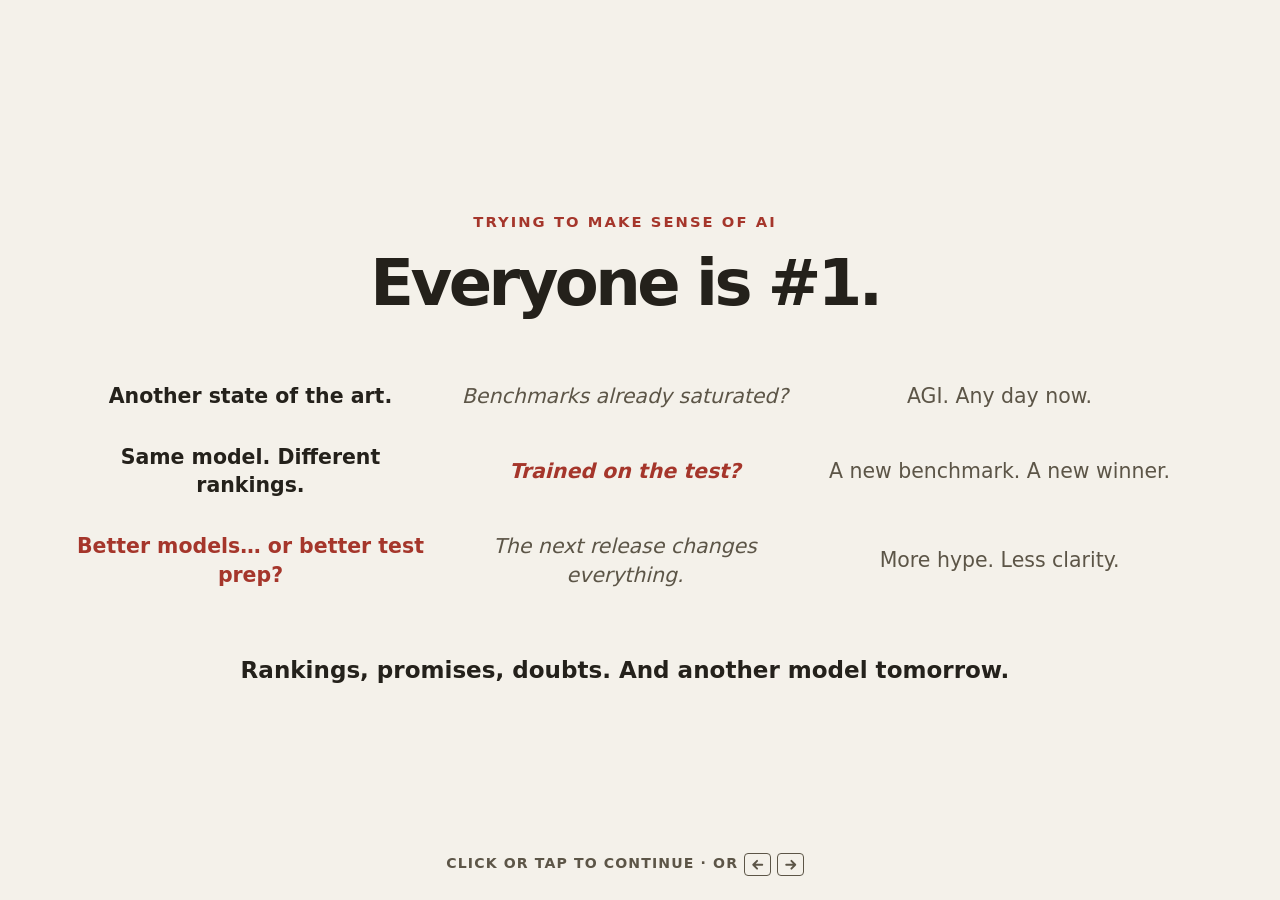
<file: index.html>
<!doctype html>
<html lang="en">
<head>
<meta charset="utf-8">
<meta name="viewport" content="width=device-width, initial-scale=1">
<meta name="theme-color" content="#f4f1ea">
<title>AI chess battle: the presentation</title>
<meta name="description" content="Meet the contenders. Learn the rules. Pick your favourite. The AI chess battle starts here.">
<link rel="stylesheet" href="vendor/chessground/chessground.base.css">
<link rel="stylesheet" href="vendor/chessground/chessground.brown.css">
<link rel="stylesheet" href="vendor/chessground/chessground.cburnett.css">
<link rel="stylesheet" href="participants.css">
<script type="module" src="participants.js"></script>
</head>
<body>
<main class="stage">
  <header class="stage-head">
    <a class="brand" href="./">AI chess battle</a>
    <nav class="mode-nav" aria-label="Mode"><a href="./" aria-current="page">Presentation</a><a id="tournament-link" href="tournament.html">Tournament</a></nav>
    <button id="fullscreen" class="icon-button" type="button" aria-label="Enter fullscreen" title="Fullscreen">
      <svg viewBox="0 0 24 24" fill="currentColor" aria-hidden="true"><path d="M3 3h7v2H5v5H3zm11 0h7v7h-2V5h-5zM3 14h2v5h5v2H3zm16 0h2v7h-7v-2h5z"/></svg>
    </button>
  </header>
  <article id="card" tabindex="0" class="scene" aria-busy="true"><div class="state"><p class="eyebrow">Setting the stage</p><h1>Warming up the brains.</h1><p>Loading the presentation…</p></div></article>
  <footer class="stage-foot">
    <div class="transport">
      <button id="prev" class="nav-button" type="button" aria-label="Previous scene" disabled><svg viewBox="0 0 24 24" fill="currentColor" aria-hidden="true"><path d="m14 5 1.4 1.4L9.8 12l5.6 5.6L14 19l-7-7z"/></svg></button>
      <button id="next" class="nav-button next-button" type="button" aria-label="Next scene" disabled><span id="next-label">Next</span><svg viewBox="0 0 24 24" fill="currentColor" aria-hidden="true"><path d="m10 5 7 7-7 7-1.4-1.4 5.6-5.6-5.6-5.6z"/></svg></button>
    </div>
  </footer>
</main>
<p id="notice" class="notice" role="status" hidden></p>
</body>
</html>
</file>
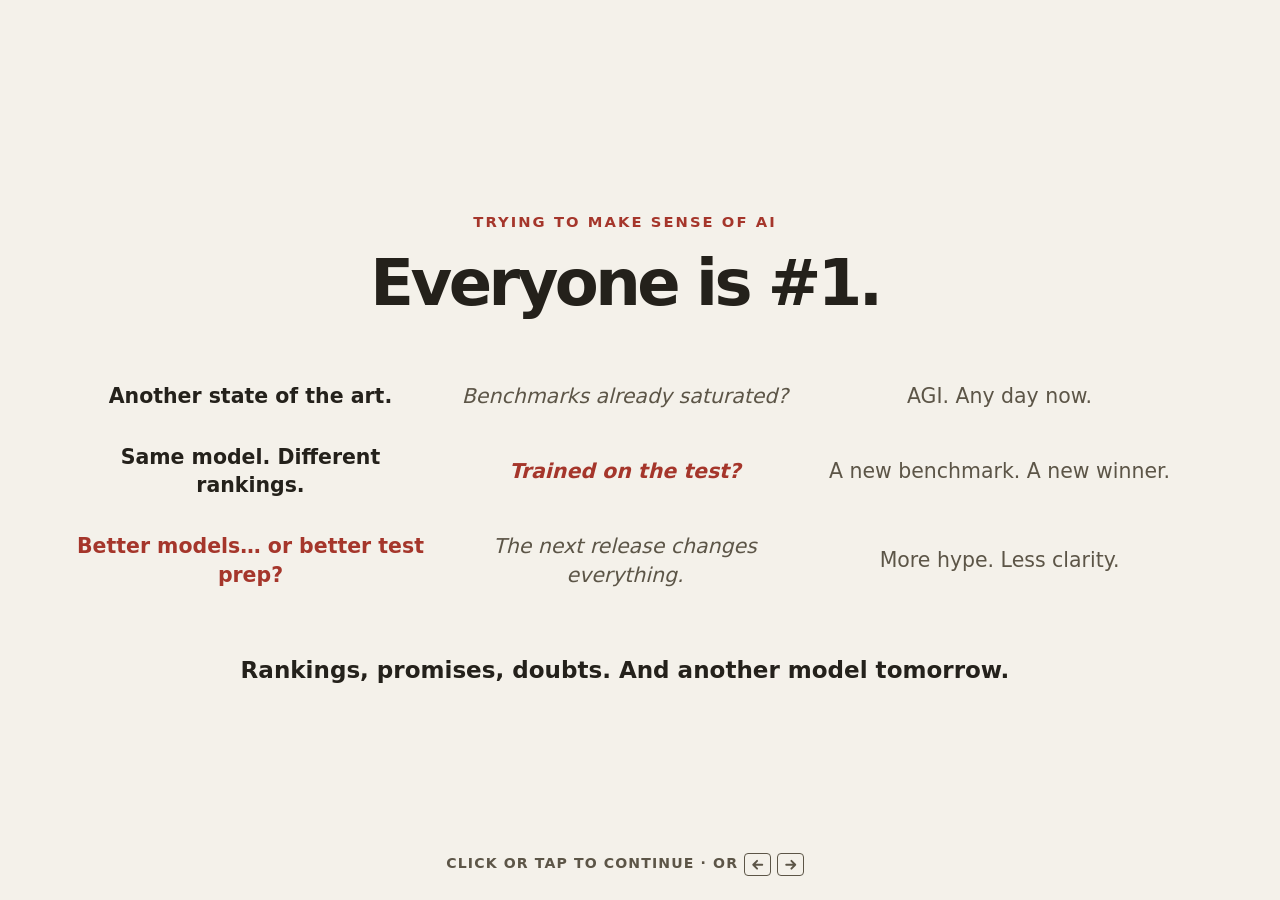
<file: participants.html>
<!doctype html>
<html lang="en">
<head>
<meta charset="utf-8">
<title>AI chess battle</title>
<meta name="robots" content="noindex">
<!-- The presentation moved to the home page; old links keep their query and anchor. -->
<script>location.replace('./' + location.search + location.hash);</script>
<meta http-equiv="refresh" content="0; url=./">
</head>
<body><p>The presentation is now at <a href="./">the home page</a>.</p></body>
</html>
</file>
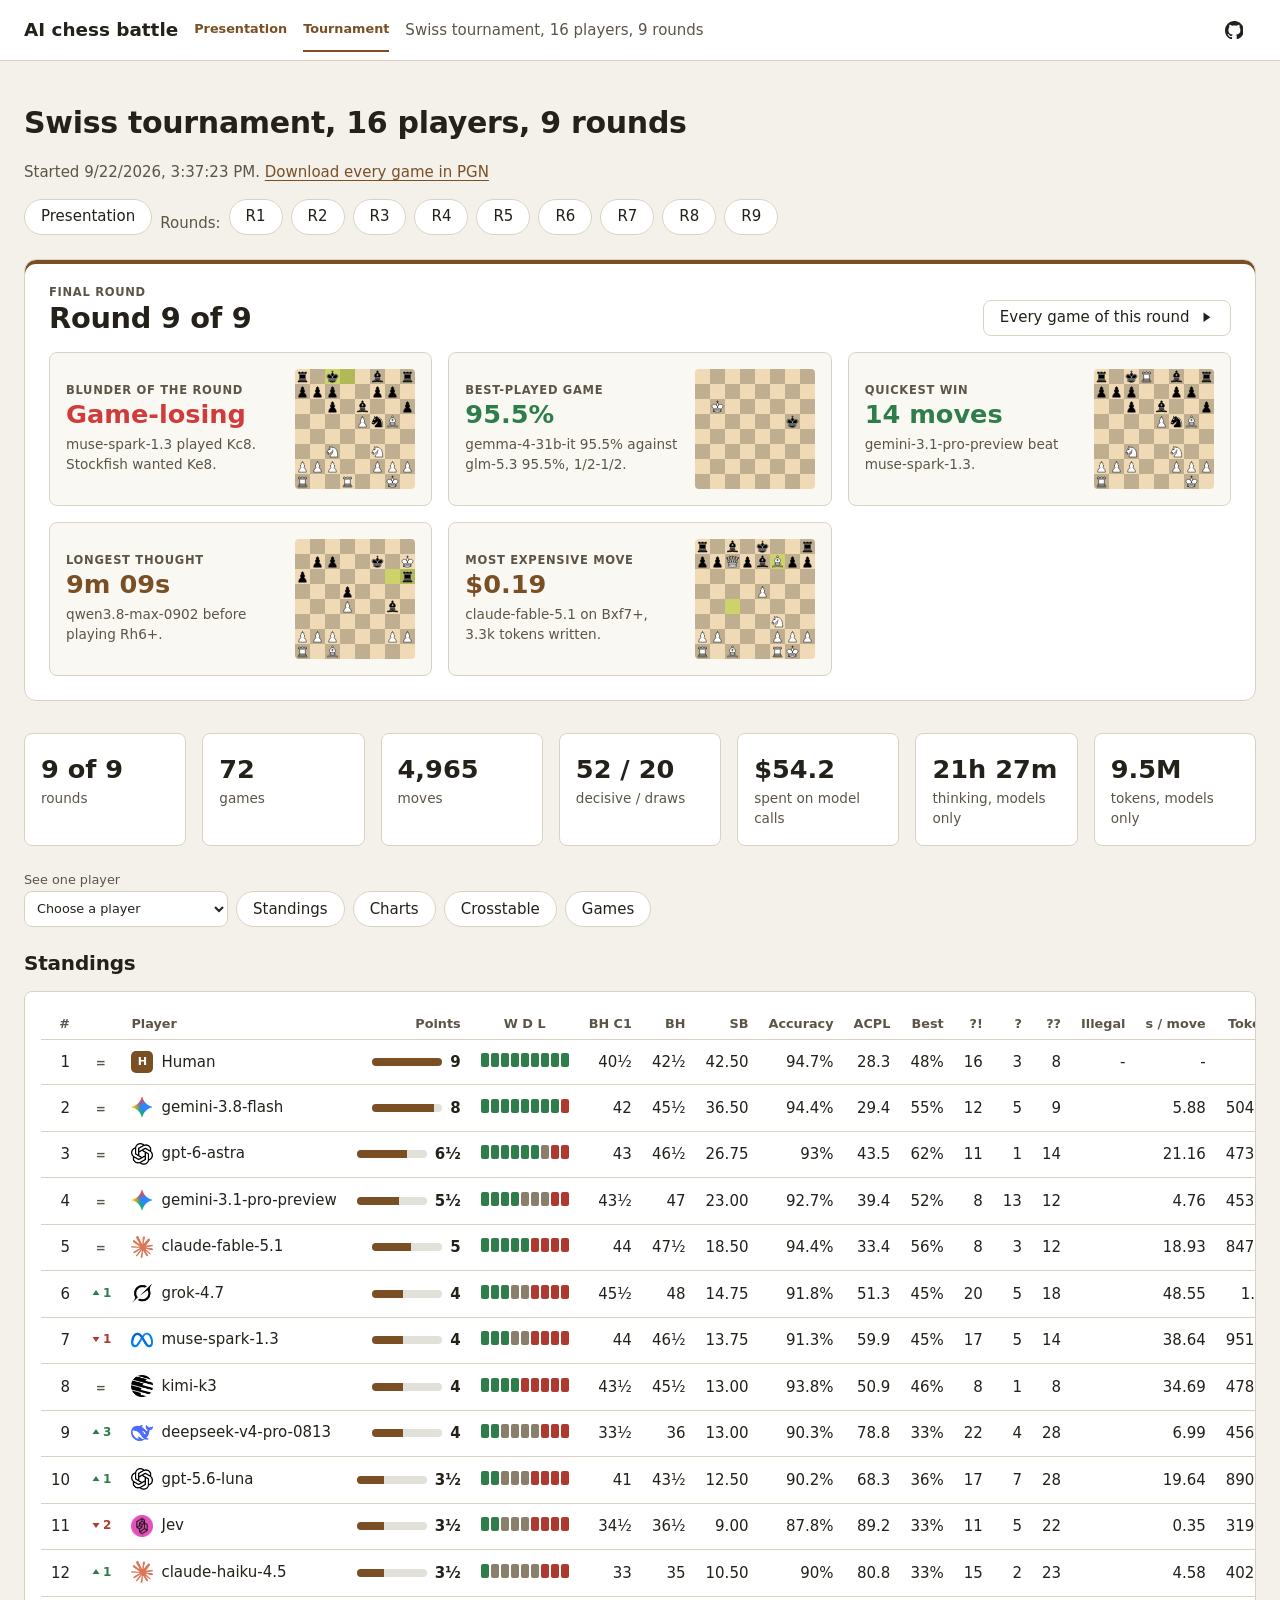
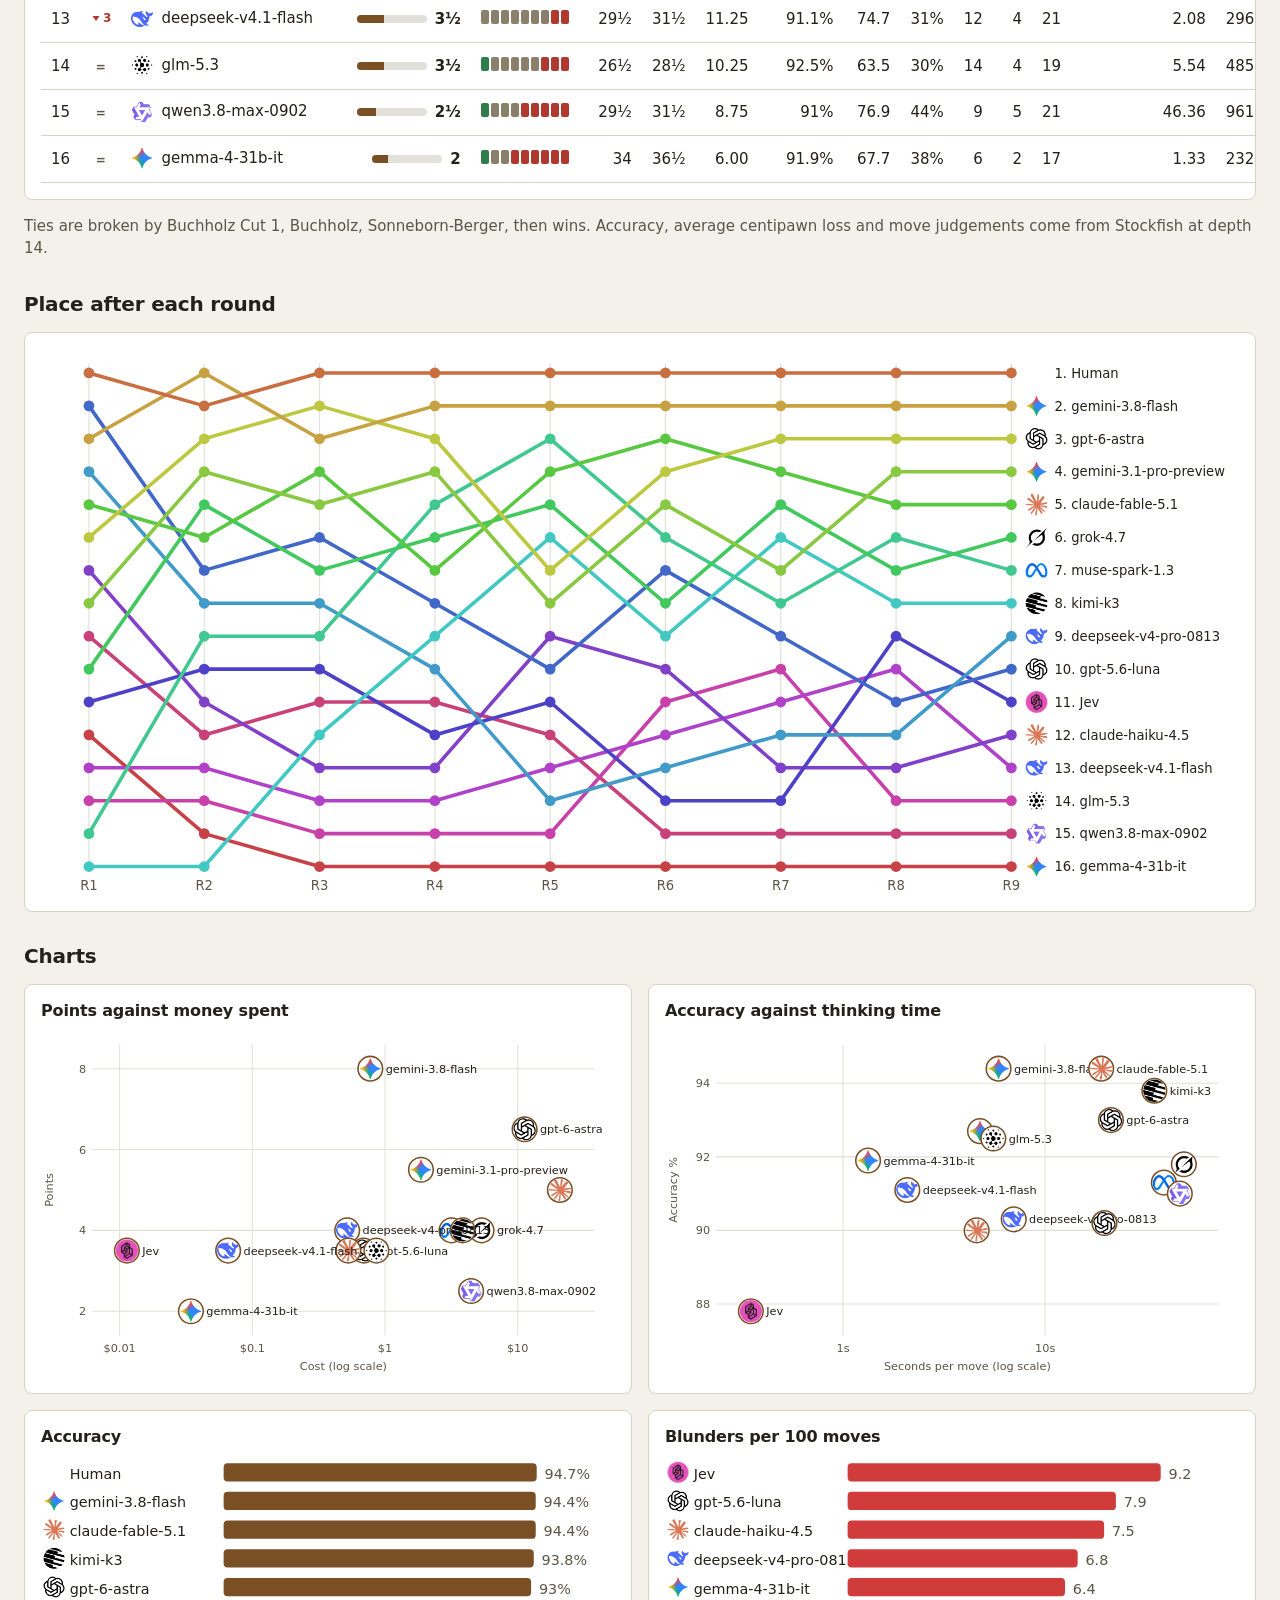
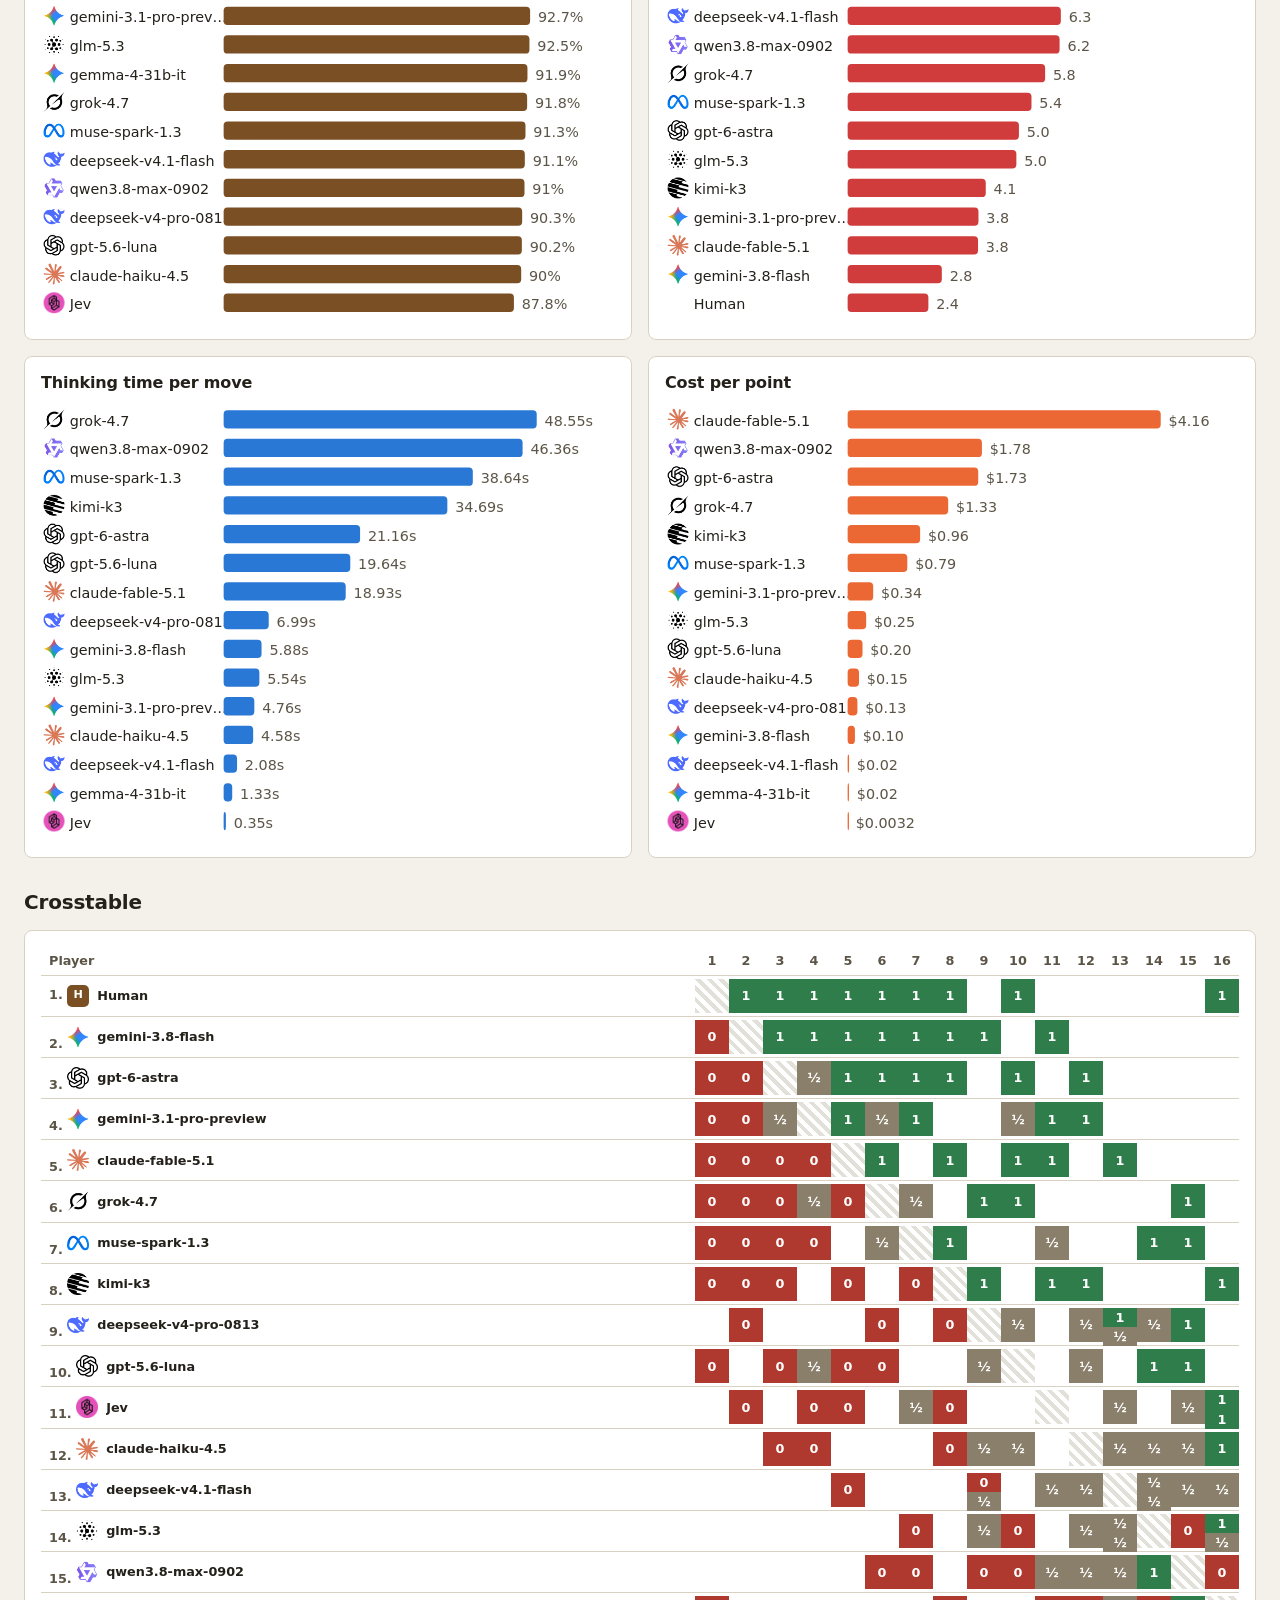
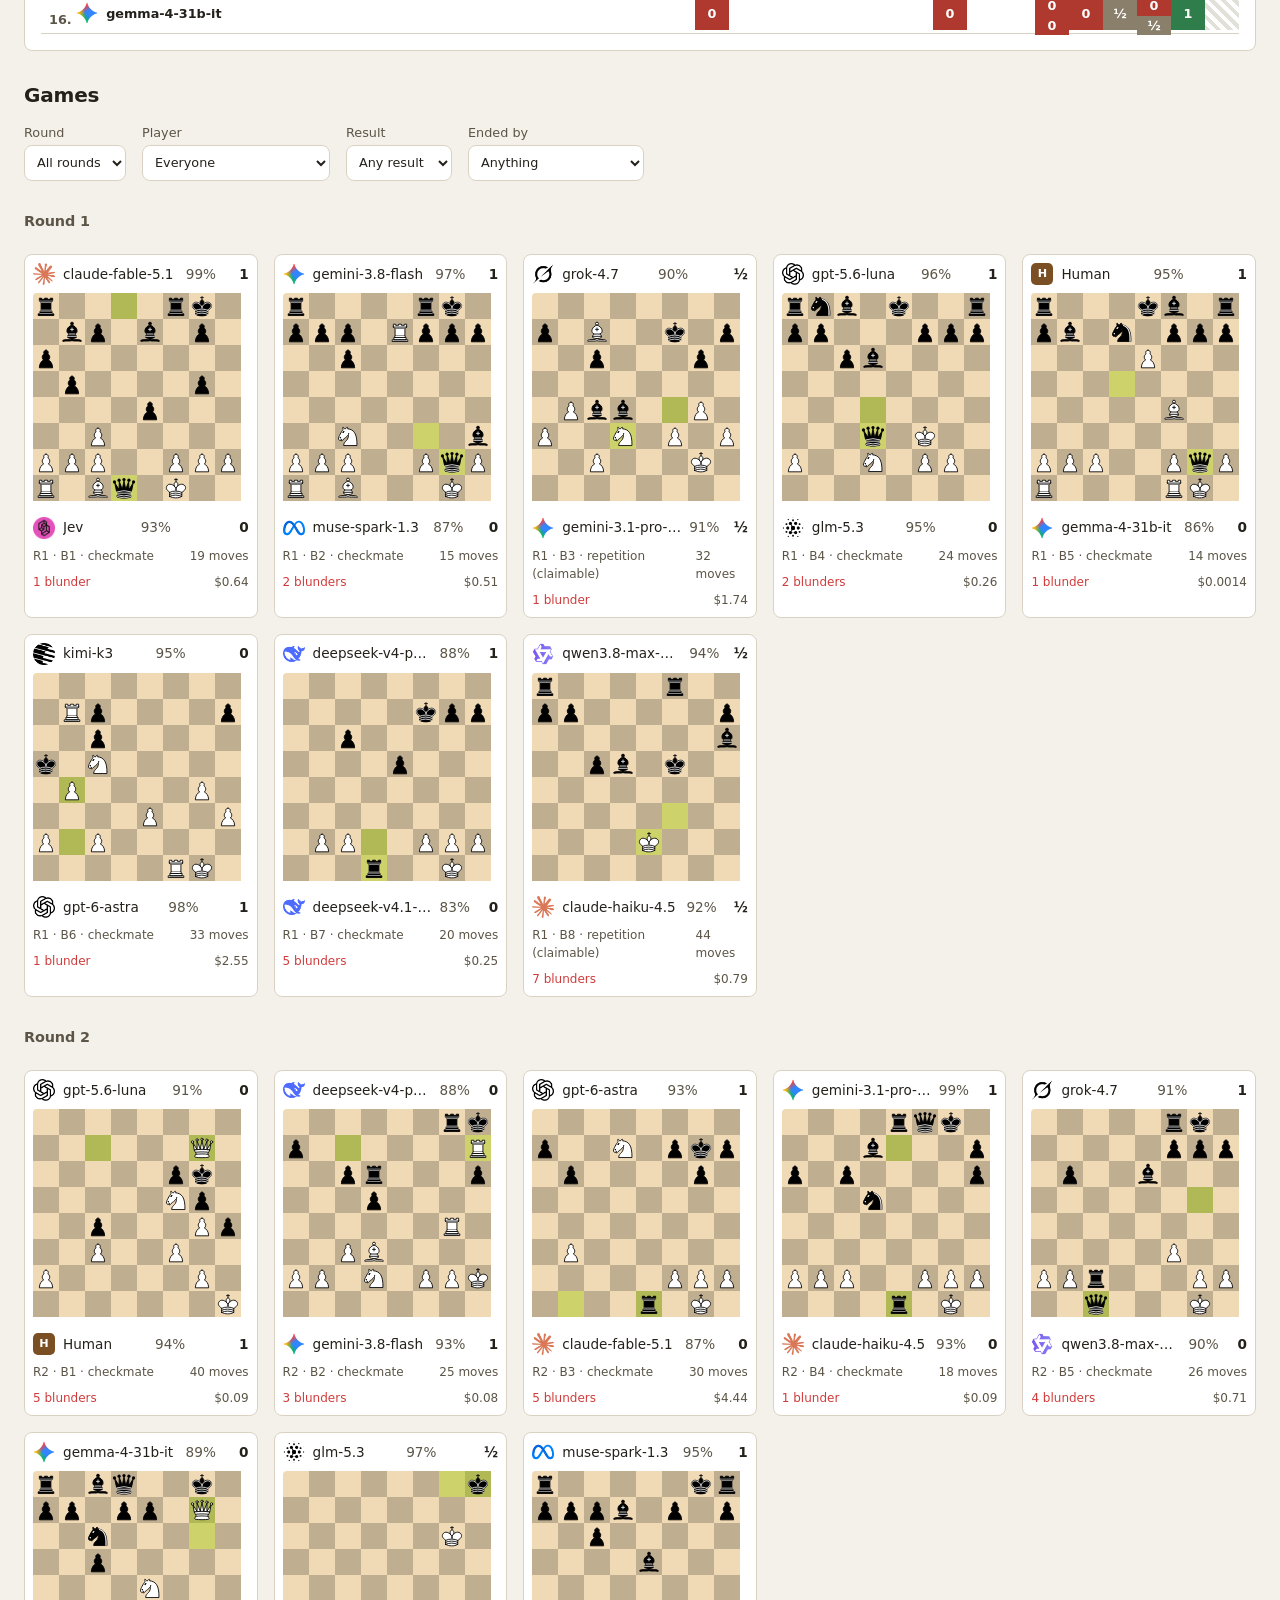
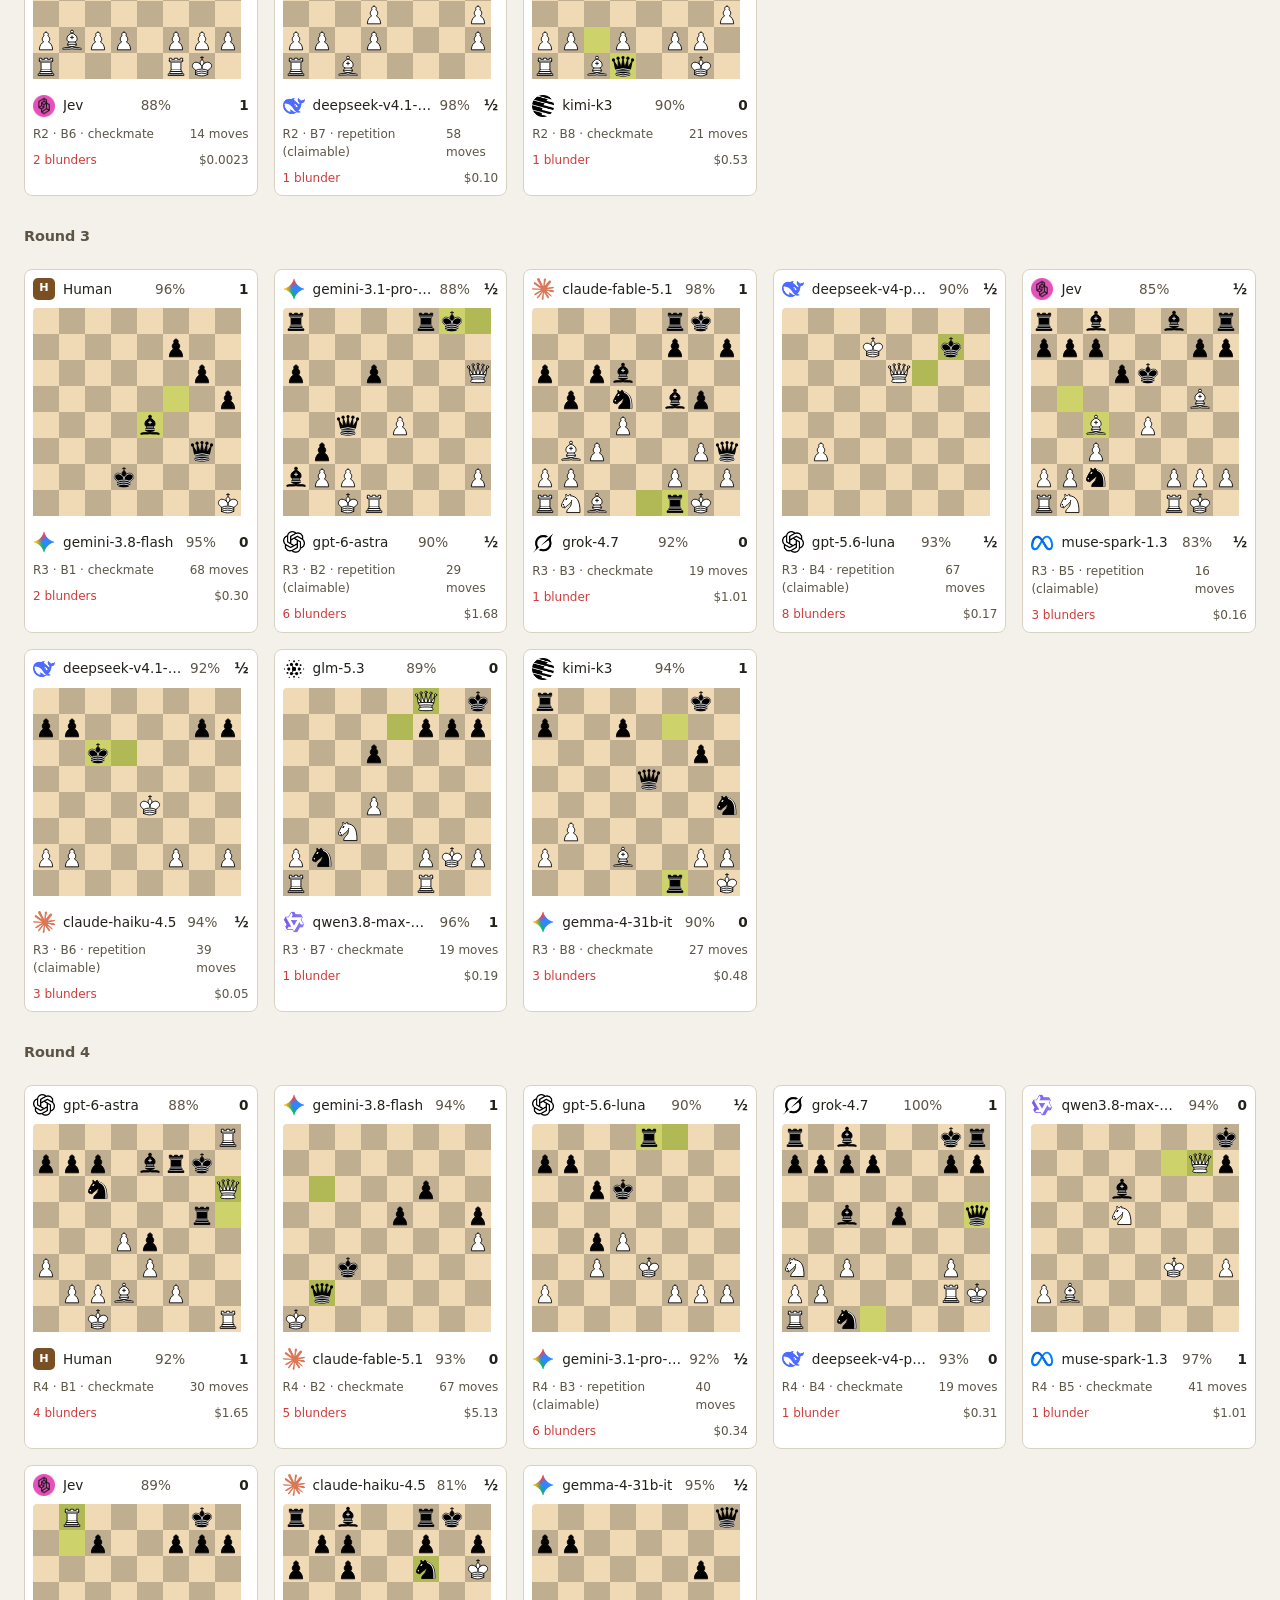
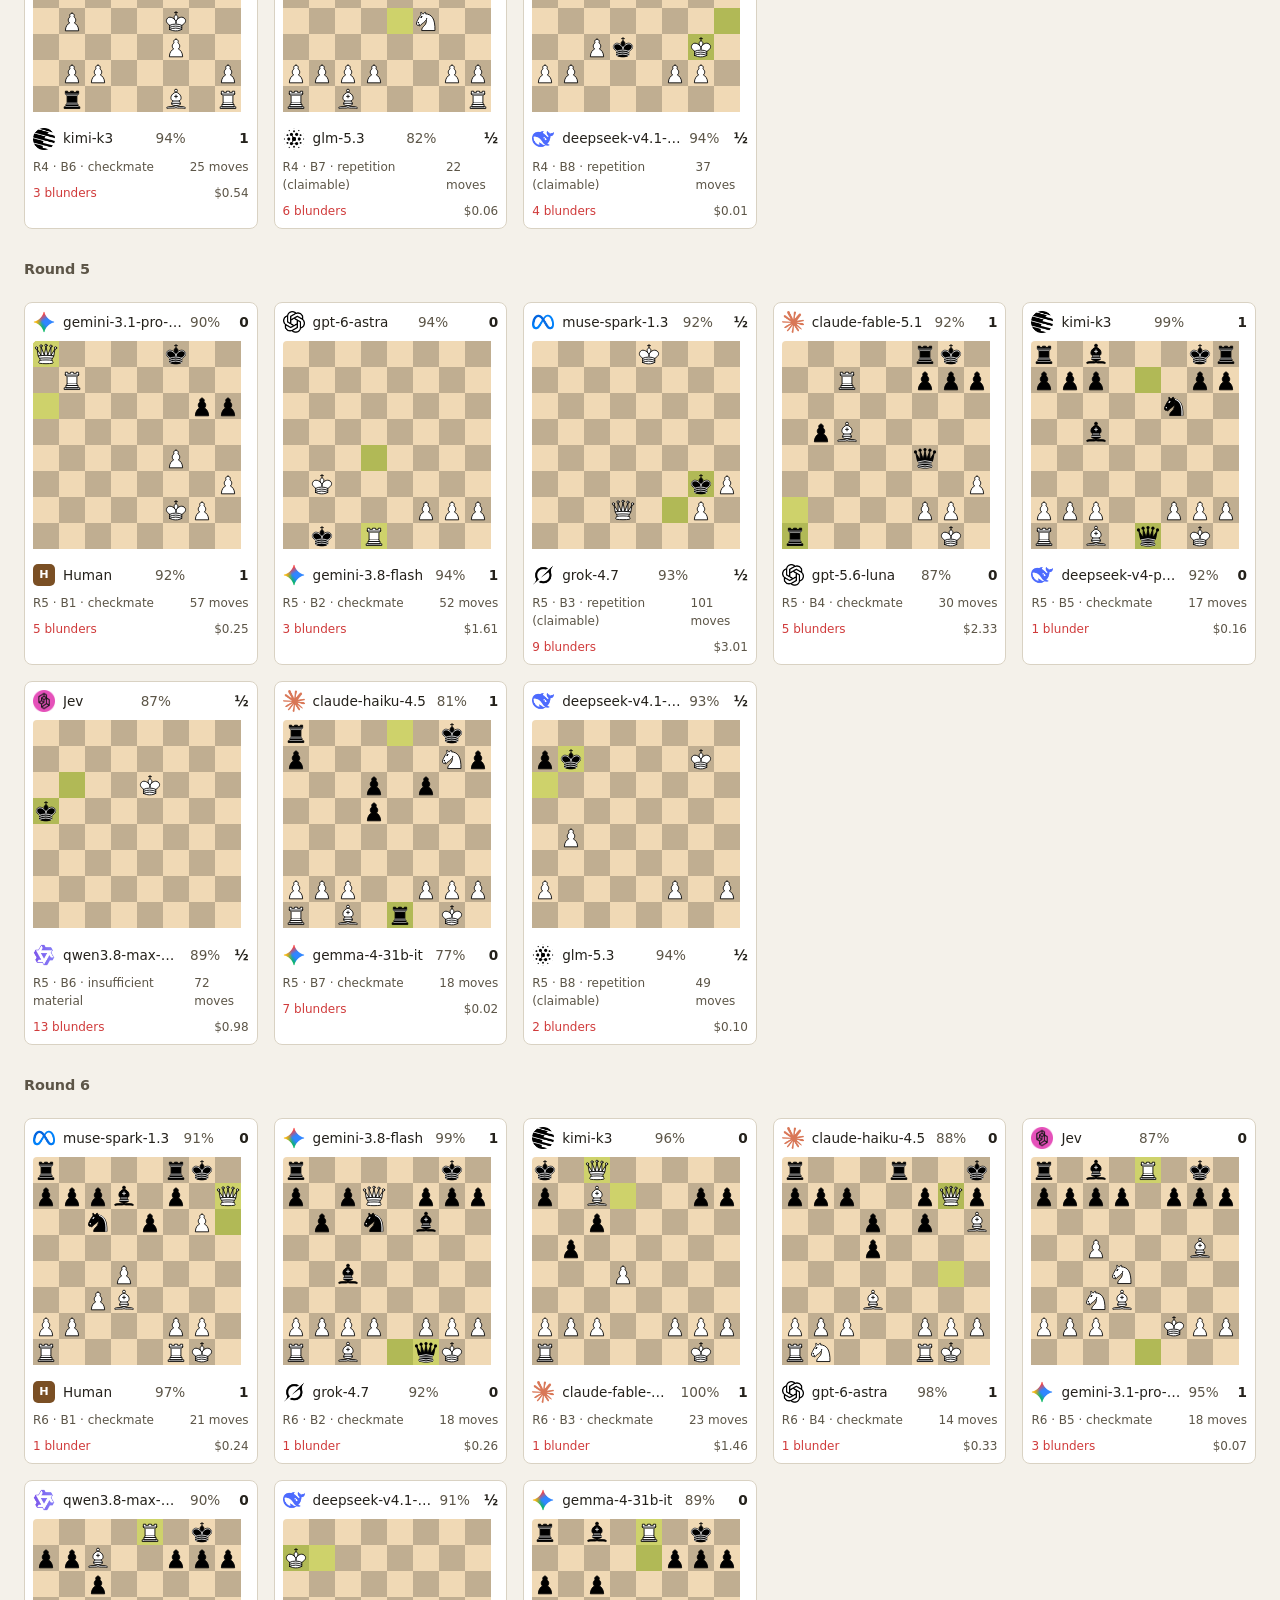
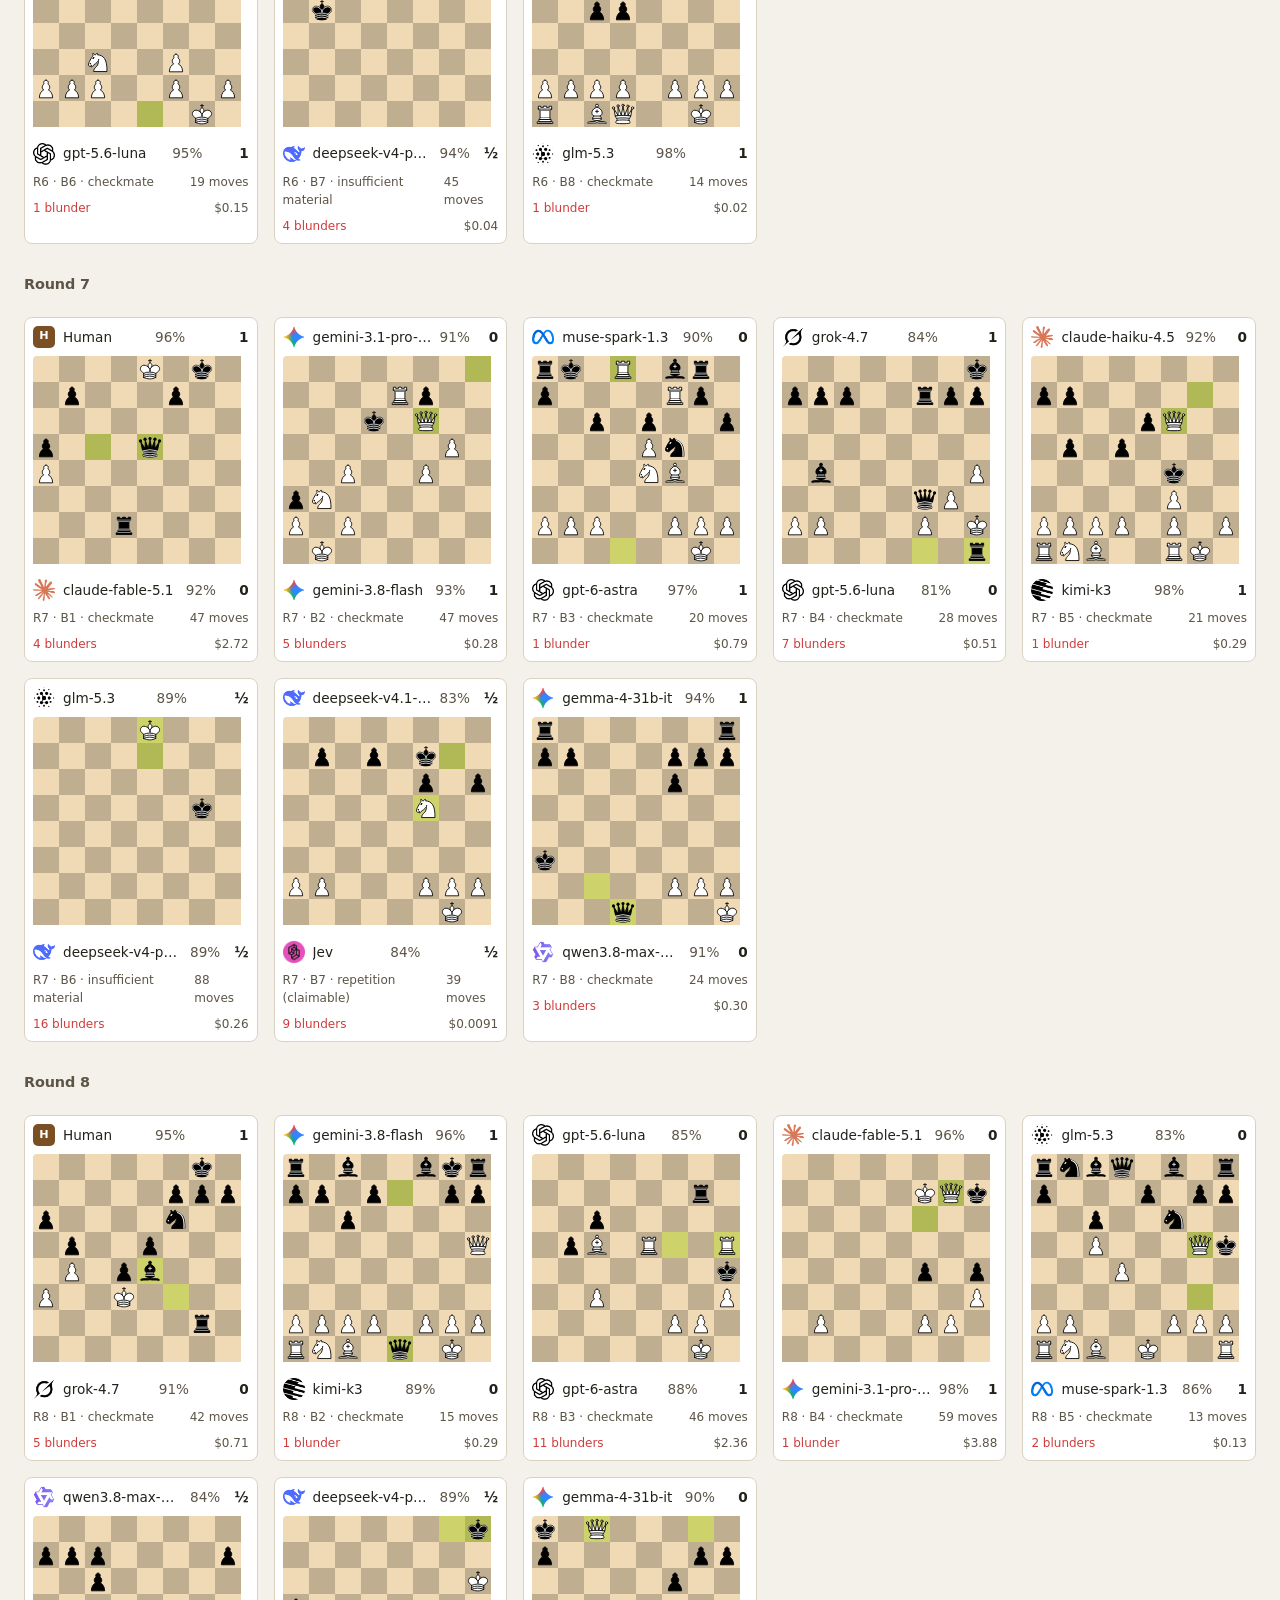
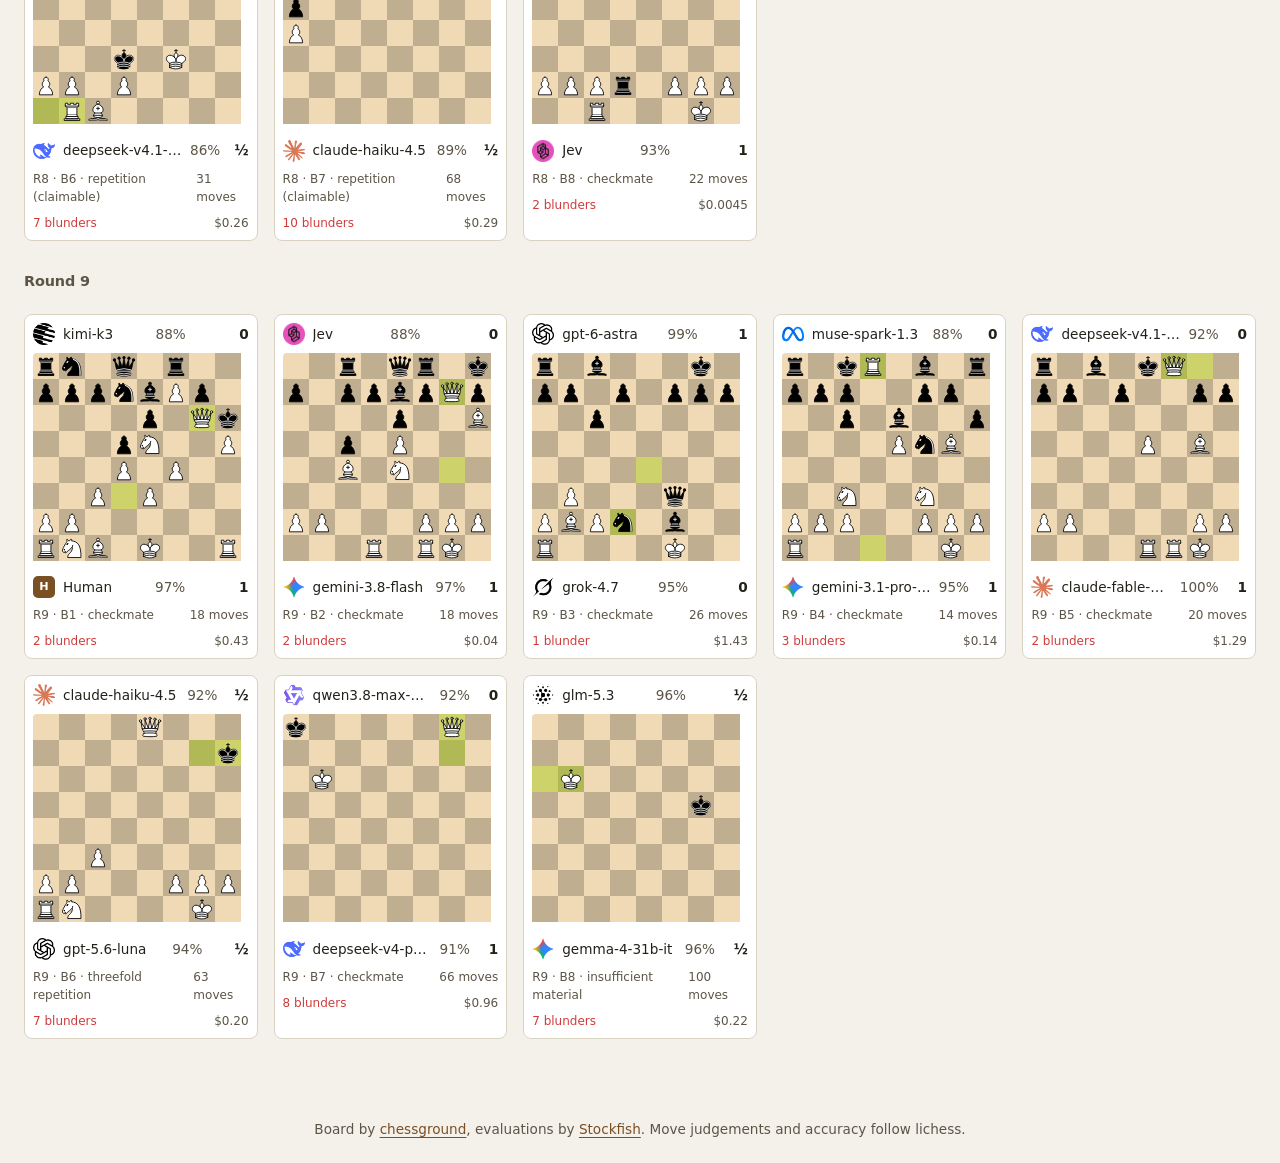
<file: tournament.html>
<!doctype html>
<html lang="en">
<head>
<meta charset="utf-8">
<meta name="viewport" content="width=device-width, initial-scale=1">
<title>AI chess battle: games</title>
<meta name="description" content="Every game of the AI chess battle tournaments, move by move, with engine evaluation, thinking time and cost.">
<link rel="stylesheet" href="vendor/chessground/chessground.base.css">
<link rel="stylesheet" href="vendor/chessground/chessground.brown.css">
<link rel="stylesheet" href="vendor/chessground/chessground.cburnett.css">
<link rel="stylesheet" href="viewer.css">
<script type="module" src="viewer.js"></script>
</head>
<body>
<header class="topbar">
  <nav class="topbar-nav" aria-label="Main">
    <a class="brand" href="./">AI chess battle</a>
    <div class="view-modes"><a href="./">Presentation</a><a href="#/" aria-current="page">Tournament</a></div>
    <ul id="crumbs"></ul>
    <a class="icon-button" href="https://github.com/dperezcabrera/system-one-chess" target="_blank" rel="noopener" aria-label="Source on GitHub" title="Source on GitHub">
      <svg viewBox="0 0 16 16" width="20" height="20" fill="currentColor" aria-hidden="true"><path d="M8 0C3.58 0 0 3.58 0 8c0 3.54 2.29 6.53 5.47 7.59.4.07.55-.17.55-.38 0-.19-.01-.82-.01-1.49-2.01.37-2.53-.49-2.69-.94-.09-.23-.48-.94-.82-1.13-.28-.15-.68-.52-.01-.53.63-.01 1.08.58 1.23.82.72 1.21 1.87.87 2.33.66.07-.52.28-.87.51-1.07-1.78-.2-3.64-.89-3.64-3.95 0-.87.31-1.59.82-2.15-.08-.2-.36-1.02.08-2.12 0 0 .67-.21 2.2.82.64-.18 1.32-.27 2-.27.68 0 1.36.09 2 .27 1.53-1.04 2.2-.82 2.2-.82.44 1.1.16 1.92.08 2.12.51.56.82 1.27.82 2.15 0 3.07-1.87 3.75-3.65 3.95.29.25.54.73.54 1.48 0 1.07-.01 1.93-.01 2.2 0 .21.15.46.55.38A8.013 8.013 0 0016 8c0-4.42-3.58-8-8-8z"/></svg>
    </a>
  </nav>
</header>
<main id="app" aria-live="polite"><p class="state">Loading</p></main>
<div id="tooltip" class="tooltip" role="tooltip" hidden></div>
<footer class="footer">
  Board by <a href="https://github.com/lichess-org/chessground" target="_blank" rel="noopener">chessground</a>,
  evaluations by <a href="https://stockfishchess.org" target="_blank" rel="noopener">Stockfish</a>.
  Move judgements and accuracy follow lichess.
</footer>
</body>
</html>
</file>
<file: vendor/chessground/chessground.base.css>
.cg-wrap {
  box-sizing: content-box;
  position: relative;
  display: block;
}

cg-container {
  position: absolute;
  width: 100%;
  height: 100%;
  display: block;
  top: 0;
}

cg-board {
  position: absolute;
  top: 0;
  left: 0;
  width: 100%;
  height: 100%;
  -webkit-user-select: none;
  -moz-user-select: none;
  -ms-user-select: none;
  user-select: none;
  line-height: 0;
  background-size: cover;
}

.cg-wrap.manipulable cg-board {
  cursor: pointer;
}

cg-board square {
  position: absolute;
  top: 0;
  left: 0;
  width: 12.5%;
  height: 12.5%;
  pointer-events: none;
}

cg-board square.move-dest {
  pointer-events: auto;
}

cg-board square.last-move {
  will-change: transform;
}

.cg-wrap piece {
  position: absolute;
  top: 0;
  left: 0;
  width: 12.5%;
  height: 12.5%;
  background-size: cover;
  z-index: 2;
  will-change: transform;
  pointer-events: none;
}

cg-board piece.dragging {
  cursor: move;
  /* !important to override z-index from 3D piece inline style */
  z-index: 11 !important;
}

piece.anim {
  z-index: 8;
}

piece.fading {
  z-index: 1;
  opacity: 0.5;
}

.cg-wrap piece.ghost {
  opacity: 0.3;
}

.cg-wrap piece svg {
  overflow: hidden;
  position: relative;
  top: 0px;
  left: 0px;
  width: 100%;
  height: 100%;
  pointer-events: none;
  z-index: 2;
  opacity: 0.6;
}

.cg-wrap cg-auto-pieces,
.cg-wrap .cg-shapes,
.cg-wrap .cg-custom-svgs {
  overflow: visible;
  position: absolute;
  top: 0px;
  left: 0px;
  width: 100%;
  height: 100%;
  pointer-events: none;
}

.cg-wrap cg-auto-pieces {
  z-index: 2;
}

.cg-wrap cg-auto-pieces piece {
  opacity: 0.3;
}

.cg-wrap .cg-shapes {
  overflow: hidden;
  opacity: 0.6;
  z-index: 2;
}

.cg-wrap .cg-custom-svgs {
  /* over piece.anim = 8, but under piece.dragging = 11 */
  z-index: 9;
}

.cg-wrap .cg-custom-svgs svg {
  overflow: visible;
}

.cg-wrap coords {
  position: absolute;
  display: flex;
  pointer-events: none;
  opacity: 0.8;
  font-family: sans-serif;
  font-size: 9px;
}

.cg-wrap coords.ranks {
  left: 4px;
  top: -20px;
  flex-flow: column-reverse;
  height: 100%;
  width: 12px;
}

.cg-wrap coords.ranks.black {
  flex-flow: column;
}

.cg-wrap coords.ranks.left {
  left: -15px;
  align-items: flex-end;
}

.cg-wrap coords.files {
  bottom: -4px;
  left: 24px;
  flex-flow: row;
  width: 100%;
  height: 16px;
  text-transform: uppercase;
  text-align: center;
}

.cg-wrap coords.files.black {
  flex-flow: row-reverse;
}

.cg-wrap coords coord {
  flex: 1 1 auto;
}

.cg-wrap coords.ranks coord {
  transform: translateY(39%);
}

.cg-wrap coords.squares {
  bottom: 0;
  left: 0;
  text-transform: uppercase;
  text-align: right;
  flex-flow: column-reverse;
  height: 100%;
  width: 12.5%;
}

.cg-wrap coords.squares.black {
  flex-flow: column;
}

.cg-wrap coords.squares.left {
  text-align: left;
}

.cg-wrap coords.squares coord {
  padding: 6% 4%;
}

.cg-wrap coords.squares.rank2 {
  transform: translateX(100%);
}

.cg-wrap coords.squares.rank3 {
  transform: translateX(200%);
}

.cg-wrap coords.squares.rank4 {
  transform: translateX(300%);
}

.cg-wrap coords.squares.rank5 {
  transform: translateX(400%);
}

.cg-wrap coords.squares.rank6 {
  transform: translateX(500%);
}

.cg-wrap coords.squares.rank7 {
  transform: translateX(600%);
}

.cg-wrap coords.squares.rank8 {
  transform: translateX(700%);
}
</file>
<file: vendor/chessground/chessground.brown.css>
/** Colored board squares as an embedded SVG */
cg-board {
  background-color: #f0d9b5;
  background-image: url('[data-uri]');
}

/** Interactive board square colors */
cg-board square.move-dest {
  background: radial-gradient(rgba(20, 85, 30, 0.5) 22%, #208530 0, rgba(0, 0, 0, 0.3) 0, rgba(0, 0, 0, 0) 0);
}
cg-board square.premove-dest {
  background: radial-gradient(rgba(20, 30, 85, 0.5) 22%, #203085 0, rgba(0, 0, 0, 0.3) 0, rgba(0, 0, 0, 0) 0);
}
cg-board square.oc.move-dest {
  background: radial-gradient(transparent 0%, transparent 80%, rgba(20, 85, 0, 0.3) 80%);
}
cg-board square.oc.premove-dest {
  background: radial-gradient(transparent 0%, transparent 80%, rgba(20, 30, 85, 0.2) 80%);
}
cg-board square.move-dest:hover {
  background: rgba(20, 85, 30, 0.3);
}
cg-board square.premove-dest:hover {
  background: rgba(20, 30, 85, 0.2);
}
cg-board square.last-move {
  background-color: rgba(155, 199, 0, 0.41);
}
cg-board square.selected {
  background-color: rgba(20, 85, 30, 0.5);
}
cg-board square.check {
  background: radial-gradient(
    ellipse at center,
    rgba(255, 0, 0, 1) 0%,
    rgba(231, 0, 0, 1) 25%,
    rgba(169, 0, 0, 0) 89%,
    rgba(158, 0, 0, 0) 100%
  );
}
cg-board square.current-premove {
  background-color: rgba(20, 30, 85, 0.5);
}

/** Alternating colors in rank/file/square labels */
.orientation-white .ranks :nth-child(odd),
.orientation-white .files :nth-child(even),
.orientation-black .ranks :nth-child(even),
.orientation-black .files :nth-child(odd),
coords.squares:nth-of-type(odd) :nth-child(even),
coords.squares:nth-of-type(even) :nth-child(odd) {
  color: rgba(72, 72, 72, 0.8);
}

.orientation-white .ranks :nth-child(even),
.orientation-white .files :nth-child(odd),
.orientation-black .ranks :nth-child(odd),
.orientation-black .files :nth-child(even),
coords.squares:nth-of-type(odd) :nth-child(odd),
coords.squares:nth-of-type(even) :nth-child(even) {
  color: rgba(255, 255, 255, 0.8);
}
</file>
<file: vendor/chessground/chessground.cburnett.css>
/** Embedded SVGs for all chess pieces */
.cg-wrap piece.pawn.white {
  background-image: url('[data-uri]');
}
.cg-wrap piece.bishop.white {
  background-image: url('[data-uri]');
}
.cg-wrap piece.knight.white {
  background-image: url('[data-uri]');
}
.cg-wrap piece.rook.white {
  background-image: url('[data-uri]');
}
.cg-wrap piece.queen.white {
  background-image: url('[data-uri]');
}
.cg-wrap piece.king.white {
  background-image: url('[data-uri]');
}
.cg-wrap piece.pawn.black {
  background-image: url('[data-uri]');
}
.cg-wrap piece.bishop.black {
  background-image: url('[data-uri]');
}
.cg-wrap piece.knight.black {
  background-image: url('[data-uri]');
}
.cg-wrap piece.rook.black {
  background-image: url('[data-uri]');
}
.cg-wrap piece.queen.black {
  background-image: url('[data-uri]');
}
.cg-wrap piece.king.black {
  background-image: url('[data-uri]');
}
</file>
<file: participants.css>
:root {
  color-scheme: light;
  --bg: #f4f1ea; --paper: #fffdf6; --ink: #24211b; --muted: #5c5547;
  --accent: #7a4f24; --red: #a5362b; --gold: #d9a566; --olive: #485638; --green: #2f7d32; --amber: #b7791f;
  --line: #c8bfad; --soft: #e7dfd0; --poster: #e6b577; --white: #fff; --logo-ink: #24211b;
  --focus: #1763a6; --s1: 4px; --s2: 8px; --s3: 16px; --s4: 24px; --s5: 32px; --s6: 48px;
  --display: system-ui, sans-serif;
  --ease: cubic-bezier(.2, 0, 0, 1);
}
* { box-sizing: border-box; }
html { scrollbar-gutter: stable; }
body { margin: 0; background: var(--bg); color: var(--ink); font: 16px/1.5 system-ui, sans-serif; }
button, a { -webkit-tap-highlight-color: transparent; }
button { font: inherit; cursor: pointer; border: 0; }
a { color: inherit; text-underline-offset: .25em; }
button, a { touch-action: manipulation; }
button:disabled { cursor: default; opacity: .45; }
:focus-visible { outline: 3px solid var(--focus); outline-offset: 4px; }
h1:focus { outline: none; }
/* The stage itself takes focus to catch the keys; it never gets a ring, and clicks to advance never select text. */
#card:focus, #card:focus-visible { outline: none; }
.scene { user-select: none; -webkit-user-select: none; -webkit-tap-highlight-color: transparent; }
[hidden] { display: none !important; }
h1, h2, h3, p { margin: 0; }
svg { width: 1.4em; height: 1.4em; flex: none; }
/* No top or bottom bar: the scene takes the whole screen and the keyboard drives it. */
.stage { height: 100vh; height: 100svh; max-width: none; margin: auto; padding: 0 clamp(32px, 4vw, 96px); display: grid; grid-template-rows: 0 minmax(0, 1fr) 0; }
.stage-head, .stage-foot { visibility: hidden; overflow: hidden; }
.stage-head { display: flex; align-items: center; gap: var(--s4); }
.brand { margin-right: auto; font-weight: 900; font-size: 1.1rem; text-decoration: none; line-height: 1.2; min-height: 44px; display: flex; flex-direction: column; justify-content: center; }
.mode-nav { display: flex; gap: var(--s4); font-size: .8rem; font-weight: 750; }
.mode-nav a { min-height: 44px; display: flex; align-items: center; text-decoration: none; }
.mode-nav [aria-current] { border-bottom-color: var(--red); }
.icon-button, .nav-button { width: 48px; height: 48px; display: inline-flex; align-items: center; justify-content: center; background: transparent; color: var(--ink); }
.icon-button:hover, .nav-button:hover:not(:disabled) { background: var(--soft); }
.scene { min-width: 0; min-height: 0; overflow-y: auto; overflow-x: hidden; position: relative; scrollbar-gutter: stable; }
.scene > div { min-height: 100%; padding: clamp(16px, min(3.4vw, 4vh), 56px) var(--s4); animation: scene-in 240ms var(--ease); }
@keyframes scene-in { from { opacity: 0; transform: translateX(var(--direction, 20px)); } to { opacity: 1; transform: none; } }
.stage-foot { position: relative; display: flex; align-items: center; justify-content: flex-end; gap: var(--s3); }
.transport { display: flex; align-items: center; gap: var(--s2); flex: none; }
.next-button { width: 104px; gap: var(--s2); font-size: .75rem; font-weight: 800; background: var(--ink); color: var(--paper); }
.next-button:hover:not(:disabled) { background: var(--accent); }
.eyebrow { font: 800 clamp(.85rem, 1.15vw, 1.25rem)/1.4 system-ui, sans-serif; letter-spacing: .14em; text-transform: uppercase; color: var(--red); margin-bottom: var(--s3); }
h1 { font: 750 clamp(2.4rem, min(5.5vw, 9vh), 6rem)/1.08 var(--display); letter-spacing: -.055em; white-space: pre-line; overflow-wrap: anywhere; }
.lede { max-width: 44ch; margin-top: var(--s4); font-size: clamp(1rem, 1.4vw, 1.25rem); color: var(--muted); line-height: 1.6; }
.primary-button { display: inline-flex; min-height: 52px; align-items: center; justify-content: center; padding: var(--s3) var(--s4); background: var(--red); color: var(--white); text-decoration: none; font-weight: 850; font-size: .9rem; }
.primary-button:hover { background: var(--accent); }
.text-button { display: inline-flex; align-items: center; min-height: 44px; padding: var(--s2) 0; background: none; color: var(--ink); font-size: .8rem; font-weight: 800; text-decoration: underline; text-underline-offset: .3em; }
.muted { color: var(--muted); }
.cover-layout { display: grid; grid-template-columns: 1fr 1.1fr; align-items: center; gap: var(--s6); }
.cover-copy { position: relative; z-index: 1; }
.cover-copy h1 { font-size: clamp(3.2rem, 6.4vw, 6.5rem); }
.cover-art { position: relative; }
.cover-art img { width: 100%; height: auto; aspect-ratio: 3 / 2; object-fit: cover; display: block; }
.rules-layout, .lineup-layout, .matchups-layout { display: flex; flex-direction: column; justify-content: center; gap: clamp(12px, 3.5vh, 32px); }
.rules-layout .scene-heading { display: grid; grid-template-columns: 1.2fr 1fr; gap: 0 var(--s6); align-items: end; }
.rules-layout .eyebrow { grid-column: 1 / -1; }
.rules-layout h1, .matchups-layout h1, .lineup-layout h1 { font-size: clamp(2.2rem, min(4.5vw, 7.5vh), 4.5rem); }
.rules-layout .lede, .matchups-layout .lede { margin: 0; }
.rule-steps { display: grid; grid-template-columns: repeat(3, 1fr); gap: var(--s5); list-style: none; margin: 0; padding: 0; }
.rule-steps li { position: relative; padding-top: clamp(8px, 2.5vh, 24px); }
/* The number sits on top of its own step, not at the far edge where it reads as the next column's. */
.step-number { display: block; margin-bottom: clamp(6px, 1.5vh, 12px); color: var(--accent); font: 900 clamp(2rem, 5vh, 3rem)/1 var(--display); }
.rule-steps h2 { margin: clamp(8px, 2.5vh, 24px) 0 var(--s2); font-size: 1.2rem; letter-spacing: -.04em; }
.rule-steps p { font-size: .9rem; max-width: 30ch; color: var(--muted); }
.mini-board { width: clamp(56px, 11vh, 96px); height: clamp(56px, 11vh, 96px); display: grid; grid-template-columns: repeat(8, 1fr); }
.mini-board span { background: var(--paper); }
.mini-board .dark-square { background: var(--accent); }
.move-options { height: clamp(56px, 11vh, 96px); display: flex; align-items: center; gap: var(--s2); font: 800 1.5rem/1 monospace; }
.move-options span { color: var(--muted); text-decoration: line-through; }
.move-options strong { background: var(--gold); padding: var(--s3); }
.judge-mark { height: clamp(56px, 11vh, 96px); font: 900 clamp(3.5rem, 11vh, 6rem)/1 var(--display); color: var(--red); }
.scene-bottom { display: flex; justify-content: space-between; align-items: center; gap: var(--s4); padding-top: clamp(4px, 2vh, 24px); font-size: .85rem; }
.fighter-layout { display: grid; grid-template-columns: 1.15fr 1fr; align-items: center; gap: clamp(32px, 5vw, 80px); }
.fighter-layout > * { min-width: 0; }
.fighter-alias { color: var(--accent); font-weight: 750; font-size: clamp(1.1rem, min(2vw, 3.2vh), 1.8rem); margin-bottom: clamp(4px, 1.5vh, 16px); font-style: italic; }
.fighter-identity h1 { font-size: clamp(2.2rem, min(5vw, 8.5vh), 5.5rem); max-width: 13ch; }
.maker { color: var(--muted); font-size: .8rem; margin-top: var(--s3); }
.fighter-wink { max-width: 36ch; margin-top: clamp(4px, 1vh, 8px); color: var(--olive); font-weight: 650; font-size: clamp(.9rem, min(1.25vw, 2.2vh), 1.2rem); line-height: 1.45; }
.fighter-roast { max-width: 36ch; margin-top: clamp(6px, 1.8vh, 16px); color: var(--red); font-weight: 650; font-style: italic; font-size: clamp(.95rem, min(1.4vw, 2.4vh), 1.35rem); line-height: 1.45; }
.fighter-line { font-size: clamp(1rem, min(1.6vw, 2.6vh), 1.45rem); line-height: 1.45; max-width: 30ch; margin-top: clamp(8px, 3vh, 32px); }
.tags { display: flex; column-gap: var(--s3); flex-wrap: wrap; list-style: none; row-gap: var(--s2); padding: 0; margin: clamp(8px, 2.5vh, 24px) 0 var(--s1); }
.tags li { padding: var(--s1) 0; font-size: .7rem; font-weight: 750; text-transform: uppercase; letter-spacing: .03em; }
.fighter-poster { position: relative; background: transparent; padding: var(--s5); }
.logo-medallion { width: 132px; height: 132px; }
.logo { width: 100%; height: 100%; aspect-ratio: 1; display: grid; place-items: center; overflow: hidden; border-radius: 50%; background: var(--white); color: var(--logo-ink); }
.logo img, .logo svg { width: 70%; height: 70%; object-fit: contain; }
.logo-fallback { font: 800 1em/1 var(--display); }
.fighter-ticket { padding-top: clamp(8px, 3vh, 32px); margin-top: clamp(8px, 3vh, 32px); }
.fighter-ticket .eyebrow { color: var(--ink); }
.big-metric { font: 900 clamp(3rem, 5.5vw, 5.5rem)/1 var(--display); letter-spacing: -.06em; font-variant-numeric: tabular-nums; }
.ticket-note { margin-top: var(--s3); font-size: .75rem; color: var(--ink); }
.price-track { height: 8px; background: var(--paper); margin-top: var(--s3); }
.price-track span { display: block; width: 100%; height: 100%; background: var(--ink); transform: scaleX(var(--amount)); transform-origin: left; }
.even .fighter-poster { background: transparent; }
.human .fighter-poster { background: transparent; }
.human .system_one .fighter-poster { color: var(--ink); }
.system_one .big-metric { color: var(--olive); }
.judge-layout { display: grid; grid-template-columns: 1.2fr 1fr; gap: var(--s6); align-items: center; }
.judge-layout .text-button { margin-top: var(--s4); }
.judge-layout .lede { max-width: 32ch; font-size: clamp(1.05rem, min(1.9vw, 3vh), 1.9rem); line-height: 1.45; }
.judge-punch { max-width: 30ch; margin-top: clamp(8px, 2.5vh, 24px); color: var(--red); font-weight: 800; font-size: clamp(1.05rem, min(1.9vw, 3vh), 1.9rem); line-height: 1.35; }
.judge-poster { position: relative; color: var(--ink); padding: var(--s5); }
.judge-id { display: flex; align-items: center; gap: var(--s3); }
.judge-poster .logo { width: 104px; height: 104px; }
.judge-poster h2 { font-size: clamp(1.3rem, 2vw, 2rem); }
.marks { margin: var(--s5) 0 0; display: grid; gap: var(--s3); }
.marks div { display: grid; grid-template-columns: clamp(3rem, 5vw, 4.8rem) 1fr; align-items: baseline; gap: var(--s3); }
.marks dt { font: 900 clamp(2rem, 3.4vw, 3.2rem)/1 var(--display); color: var(--red); }
.marks dd { margin: 0; font-size: clamp(1rem, 1.5vw, 1.4rem); }
.rubber-stamp { width: max-content; padding: .1em .4em; border: .09em solid var(--red); color: var(--red); background: rgb(255 253 246 / .9); font: 900 1em/1.1 var(--display); letter-spacing: .02em; text-transform: uppercase; }
.judge-stamp { margin-top: var(--s4); font-size: clamp(1.1rem, 2vw, 1.9rem); transform: rotate(-6deg); animation: stamp-in 380ms cubic-bezier(.2, .9, .3, 1.3) 500ms both; }
@keyframes stamp-in { from { opacity: 0; transform: rotate(-6deg) scale(2.4); } }
.rules-layout { position: relative; overflow: clip; }
.who-cares { position: absolute; left: 50%; top: 55%; z-index: 1; font-size: clamp(3rem, 10vw, 8rem); pointer-events: none; opacity: 0; transform: translate(-50%, -50%) rotate(-14deg) scale(2.4); }
.who-cares.shown { opacity: 1; transform: translate(-50%, -50%) rotate(-14deg); transition: opacity 120ms, transform 380ms cubic-bezier(.2, .9, .3, 1.3); }
.lineup-layout .lede { margin-top: var(--s3); max-width: none; font-size: .95rem; }
.roster { display: grid; grid-template-columns: repeat(4, 1fr); gap: 0 var(--s4); margin: 0; padding: 0; list-style: none; }
.roster li { min-width: 0; }
.roster a { display: flex; align-items: center; min-height: clamp(52px, 9vh, 84px); gap: var(--s2); text-decoration: none; padding: var(--s2) 0; }
.roster a:hover { background: var(--soft); }
.roster .logo { width: 44px; height: 44px; flex: none; }
.roster-number { font: 800 .65rem/1 monospace; color: var(--muted); }
.roster strong { display: block; font-size: .8rem; }
.roster small { display: block; font-size: .65rem; color: var(--muted); margin-top: var(--s1); }
/* Each board is a duel: both names face the centre, white on the left, black on the right. */
.matchups-layout { align-items: center; text-align: center; }
.pairings { display: grid; grid-template-columns: 1fr 1fr; list-style: none; gap: clamp(8px, 1.8vh, 16px) clamp(16px, 2.5vw, 40px); width: min(1560px, 100%); padding: 0; margin: 0 auto; }
.pairing { display: grid; grid-template-columns: minmax(0, 1fr) auto minmax(0, 1fr); column-gap: var(--s3); row-gap: 2px; align-items: center; padding: clamp(6px, 1.3vh, 12px) var(--s3); background: var(--paper); border-radius: 14px; }
.board-number { grid-column: 1 / -1; font: 750 .6rem/1.5 monospace; letter-spacing: .12em; color: var(--muted); }
.pairings .board-number { text-align: center; }
a.pairing { color: inherit; text-decoration: none; transition: background-color 150ms var(--ease); }
a.pairing:hover { background: var(--soft); }
.pair-side { display: flex; align-items: center; gap: var(--s2); min-width: 0; font-size: clamp(.8rem, min(1.15vw, 2.1vh), 1.25rem); }
.pair-side strong { overflow: hidden; text-overflow: ellipsis; white-space: nowrap; }
.pairing .pair-side:nth-child(2) { flex-direction: row-reverse; text-align: right; }
.pair-side .logo { width: 1.9em; height: 1.9em; flex: none; }
.versus { font: italic 800 clamp(.8rem, 1.1vw, 1.1rem)/1 var(--display); color: var(--red); text-align: center; }
.pairings-state { min-height: 300px; display: flex; flex-direction: column; justify-content: center; align-items: flex-start; gap: var(--s3); }
.state { display: flex; flex-direction: column; justify-content: center; align-items: flex-start; gap: var(--s4); }
.state .scene-heading { max-width: 800px; }
.notice { position: fixed; bottom: 100px; right: var(--s4); max-width: min(420px, 90vw); padding: var(--s3); background: var(--ink); color: var(--paper); z-index: 10; }

.intro-layout { display: flex; flex-direction: column; justify-content: center; gap: var(--s6); }
.intro-layout .scene-heading { text-align: center; }
.intro-layout h1 { font-size: clamp(2.8rem, 5vw, 5rem); }
/* How to move on, for viewers of the published page; a recording drives it with the keyboard. */
.nav-hint { position: absolute; inset: auto 0 var(--s4); text-align: center; font: 700 clamp(.85rem, 1.1vw, 1.1rem)/1.4 system-ui, sans-serif; letter-spacing: .08em; text-transform: uppercase; color: var(--muted); animation: phrase-in 450ms var(--ease) 2.5s both; }
.recording .nav-hint { display: none; }
.nav-hint kbd { display: inline-flex; align-items: center; justify-content: center; width: 1.9em; height: 1.6em; border: 1.5px solid currentColor; border-radius: 4px; vertical-align: middle; }
.nav-hint svg { width: 1.1em; height: 1.1em; }
.hype-wall { display: grid; grid-template-columns: repeat(3, minmax(0, 1fr)); align-items: center; gap: var(--s5) var(--s4); list-style: none; margin: 0; padding: var(--s3) 0; }
.hype-label { font-size: clamp(1rem, 1.6vw, 1.5rem); line-height: 1.4; color: var(--muted); text-align: center; animation: phrase-in 450ms var(--ease) both; animation-delay: calc(var(--entry) * 160ms); }
.hype-label:nth-child(3n + 1) { font-weight: 700; color: var(--ink); }
.hype-label:nth-child(3n + 2) { font-style: italic; }
.hype-label:nth-child(5), .hype-label:nth-child(7) { color: var(--red); font-weight: 650; }
@keyframes phrase-in { from { opacity: 0; transform: translateY(8px); } to { opacity: 1; transform: none; } }
.scene-caption { text-align: center; color: var(--ink); font-weight: 650; font-size: clamp(1.1rem, min(1.8vw, 3vh), 1.8rem); }
.confusion-layout { display: flex; flex-direction: column; align-items: center; justify-content: center; text-align: center; gap: var(--s4); }
.confusion-layout .scene-heading { max-width: 900px; }
.confusion-layout h1 { font-weight: 650; font-size: clamp(2.8rem, 6vw, 6rem); }
.confusion-layout .lede { margin: var(--s3) auto 0; max-width: 44ch; }
.disclaimer-layout .lede { margin: var(--s4) auto 0; max-width: 40ch; font-size: clamp(1.15rem, 1.9vw, 1.9rem); color: var(--ink); }
.neutral-layout .lede { margin: var(--s4) auto 0; max-width: 40ch; font-size: clamp(1.1rem, min(1.8vw, 3vh), 1.8rem); color: var(--ink); }
/* The stamp and the counter share one slot, so swapping them never moves the layout. */
.neutral-slot { display: grid; place-items: center; min-height: clamp(80px, 16vh, 160px); margin-top: var(--s4); }
.neutral-slot > * { grid-area: 1 / 1; }
.bribes { font-size: clamp(2rem, min(5vw, 8vh), 4.5rem); opacity: 0; transform: rotate(-8deg) scale(2.4); }
.bribes.shown { opacity: 1; transform: rotate(-8deg); transition: opacity 120ms, transform 380ms cubic-bezier(.2, .9, .3, 1.3); }
.neutral-layout:has(.offers.shown) .bribes { opacity: 0; transform: rotate(-8deg) scale(.9); transition: opacity 250ms, transform 250ms; }
.offers { display: flex; align-items: baseline; gap: var(--s3); font: 800 clamp(1rem, 1.6vw, 1.5rem)/1 monospace; text-transform: uppercase; letter-spacing: .1em; color: var(--muted); opacity: 0; }
.offers strong { font: 900 clamp(3rem, min(7vw, 11vh), 6.5rem)/1 var(--display); color: var(--ink); letter-spacing: 0; }
.offers.shown { opacity: 1; transition: opacity 300ms var(--ease) 150ms; }
.verdict { margin-top: var(--s3); font-weight: 800; font-style: italic; font-size: clamp(1.2rem, min(2.2vw, 3.6vh), 2.2rem); color: var(--red); opacity: 0; transform: translateY(8px); }
.verdict.shown { opacity: 1; transform: none; }
.round-cover h1 { font-size: clamp(5rem, min(12vw, 20vh), 13rem); letter-spacing: -.07em; }
.round-cover .lede { margin: var(--s4) auto 0; font-size: clamp(1.4rem, min(2.6vw, 4.4vh), 2.8rem); color: var(--ink); }
.hits { list-style: none; width: min(1760px, 100%); margin: var(--s5) auto 0; padding: 0; display: grid; gap: var(--s3); counter-reset: hit; }
/* Fixed columns, so titles and games line up however long the title is. */
.hits li { display: grid; grid-template-columns: 2.4em 15em minmax(0, 1fr); align-items: center; gap: var(--s4); padding: var(--s3) var(--s5); background: var(--paper); border-radius: 14px; font-size: clamp(1.1rem, min(1.8vw, 3vh), 1.8rem); text-align: left; counter-increment: hit; }
.hits li::before { content: counter(hit, decimal-leading-zero); font: 800 .8em/1 monospace; color: var(--red); }
.hits strong, .hit-game strong { white-space: nowrap; }
.hit-game { display: grid; grid-template-columns: minmax(0, 1fr) auto minmax(0, 1fr); align-items: center; gap: var(--s3); font-size: .75em; color: var(--muted); }
.hit-game > .who:first-child { justify-self: end; flex-direction: row-reverse; }
.fine-print { margin-top: var(--s4); font-size: clamp(1rem, 1.5vw, 1.5rem); font-weight: 800; font-style: italic; color: var(--ink); }
.arena-layout { display: grid; grid-template-columns: 1.1fr 1fr; align-items: center; gap: var(--s6); }
.arena-layout h1 { font-size: clamp(2.8rem, 5.5vw, 5.5rem); }
.arena-versus { display: grid; gap: var(--s5); }
.arena-versus h2 { font: 800 clamp(.9rem, 1.3vw, 1.4rem)/1.4 system-ui, sans-serif; letter-spacing: .14em; text-transform: uppercase; margin-bottom: var(--s2); }
.arena-versus ul { list-style: none; margin: 0; padding: 0; }
.arena-versus li { padding: var(--s2) 0; font-size: clamp(1.05rem, 1.7vw, 1.6rem); line-height: 1.3; }
.arena-bench { color: var(--muted); }
.arena-bench li { text-decoration: line-through; text-decoration-thickness: 2px; text-decoration-color: var(--line); }
.arena-board h2 { color: var(--red); }
.arena-board li { font-weight: 750; }
.arena-board li:last-child { color: var(--red); }
.stamp { display: block; margin-top: var(--s4); color: var(--accent); font-weight: 650; font-style: italic; font-size: clamp(.9rem, 1.4vw, 1.25rem); }

/* Recording mode (?rec): the scene fills the screen, no chrome, no cursor. */
.recording .stage { cursor: none; }
.recording .scene { scrollbar-width: none; }
.sr-only { position: absolute; width: 1px; height: 1px; overflow: hidden; clip-path: inset(50%); white-space: nowrap; }

/* Round episodes */
.who { display: inline-flex; align-items: center; gap: var(--s2); min-width: 0; }
.who .logo { width: 1.9em; height: 1.9em; flex: none; }
.who strong { overflow: hidden; text-overflow: ellipsis; white-space: nowrap; }
.num { font-variant-numeric: tabular-nums; text-align: right; }
[data-step] { transition: opacity 280ms var(--ease), transform 280ms var(--ease); }


.results-layout, .standings-layout, .bill-layout, .podium-layout { display: flex; flex-direction: column; justify-content: center; gap: var(--s5); }
.results-layout h1, .standings-layout h1, .bill-layout h1, .podium-layout h1 { font-size: clamp(2.5rem, 4.5vw, 4.5rem); }
.score { position: relative; display: grid; place-items: center; min-width: 3em; height: 1.9em; font: 900 clamp(1rem, 1.5vw, 1.5rem)/1 var(--display); font-variant-numeric: tabular-nums; }
.score > span { grid-area: 1 / 1; transition: opacity 200ms var(--ease), transform 280ms var(--ease); }
.score-hidden { font: italic 800 .6em/1 var(--display); color: var(--red); }
.score-final { opacity: 0; transform: scale(1.6); background: var(--ink); color: var(--paper); padding: var(--s1) var(--s2); }
.result.shown .score-hidden { opacity: 0; }
.result.shown .score-final { opacity: 1; transform: none; }
.result-draw.shown .score-final { background: var(--gold); color: var(--ink); }
.result-white.shown .black-side, .result-black.shown .white-side { opacity: .4; }

.moment-layout { display: grid; grid-template-columns: 1fr minmax(0, auto); align-items: center; gap: clamp(32px, 5vw, 96px); }
.moment-copy .big-metric { margin-top: var(--s5); color: var(--red); overflow-wrap: anywhere; }
.moment-caption { margin-top: var(--s4); max-width: 34ch; font-size: clamp(1.05rem, 1.7vw, 1.6rem); line-height: 1.45; }
.moment-game { display: flex; flex-wrap: wrap; align-items: center; gap: var(--s3); margin-top: var(--s5); font-size: .85rem; color: var(--muted); }
.moment-board { width: min(62vh, 42vw); aspect-ratio: 1; box-shadow: 0 18px 40px rgb(36 33 27 / .22); }
.moment-board .cg-wrap { width: 100%; height: 100%; }
.recording .moment-board { width: min(78vh, 44vw); }

/* The table's columns, shared by the header and every row. */
/* Sixteen rows plus header in the space left between the bars (none while recording). */
.standings-layout { --row: clamp(24px, calc((100svh - 150px) / 17), 64px); --cols: 2.6em minmax(0, 1fr) 2.4em 2.4em 2.4em 5.5em 6em 6.5em 5.5em 5.5em 3.5em; }
.player-cell { display: flex; align-items: center; gap: var(--s3); min-width: 0; }
/* A fixed-width slot, so the arrows form a column and the names stay aligned. */
.trend { display: inline-flex; align-items: center; justify-content: flex-start; gap: 2px; flex: none; width: 2.4em; font: 800 .8em/1 monospace; }
.trend svg { width: 1em; height: 1em; }
.trend.up { color: var(--green); }
.trend.down { color: var(--red); }
.trend.down svg { transform: rotate(180deg); }
.trend.same { color: var(--amber); }
.table-head { display: grid; grid-template-columns: var(--cols); gap: var(--s3); max-width: 1600px; width: 100%; margin: 0 auto calc(var(--s2) * -1); padding: 0 var(--s3); font-size: calc(var(--row) * .4); color: var(--muted); }
/* Same base size as the rows, so the em-sized columns line up; only the labels are smaller. */
.table-head span { font: 800 .68em/1 system-ui, sans-serif; letter-spacing: .12em; text-transform: uppercase; }
.table-head span:nth-child(n + 3) { text-align: right; }
.table-rows { position: relative; height: calc(var(--rows) * var(--row)); max-width: 1600px; width: 100%; list-style: none; margin: 0 auto; padding: 0; background: repeating-linear-gradient(var(--paper) 0 var(--row), transparent var(--row) calc(var(--row) * 2)); }
.table-rows li { position: absolute; inset: 0 0 auto; height: var(--row); display: grid; grid-template-columns: var(--cols); align-items: center; gap: var(--s3); padding: 0 var(--s3); font-size: calc(var(--row) * .4); transform: translateY(calc(var(--from) * 100%)); transition: transform 900ms var(--ease); }
.table-rows.shown li { transform: translateY(calc(var(--to) * 100%)); transition-delay: calc(var(--to) * 25ms); }
.table-rows li:first-child { font-weight: 800; }
.rank, .pts { display: grid; font-variant-numeric: tabular-nums; }
.rank { font: 800 1em/1 monospace; color: var(--muted); }
.pts { justify-items: end; font: 900 1.3em/1 var(--display); }
.rank > span, .pts > span { grid-area: 1 / 1; transition: opacity 300ms var(--ease) 500ms; }
.table-rows .now, .table-rows.shown .was { opacity: 0; }
.table-rows.shown .now { opacity: 1; }
.delta { display: inline-flex; align-items: center; justify-content: flex-end; gap: 2px; font: 800 .8em/1 monospace; opacity: 0; transition: opacity 300ms var(--ease) 900ms; }
.delta svg { width: 1em; height: 1em; }
.delta.up { color: var(--olive); }
.delta.down { color: var(--red); }
.delta.down svg { transform: rotate(180deg); }
.table-rows.shown .delta { opacity: 1; }
.table-rows .stat { text-align: right; font-variant-numeric: tabular-nums; opacity: 0; transition: opacity 300ms var(--ease) 900ms; }
.table-rows.shown .stat { opacity: 1; }

.bill { width: 100%; max-width: 1240px; table-layout: fixed; border-collapse: collapse; font-size: clamp(.75rem, 1.9vh, 1.05rem); }
.bill th { font-size: .7em; text-transform: uppercase; letter-spacing: .1em; color: var(--muted); padding: 0 var(--s3) var(--s2); text-align: left; }
.bill th:nth-child(1) { width: 28%; }
.bill th:nth-child(2), .bill th:nth-child(3), .bill th:nth-child(4) { width: 11%; text-align: right; }
.bill th:nth-child(6) { width: 8%; text-align: right; }
/* Fixed-width digits so every 00:00:00 takes the same room. */
.time { font-variant-numeric: tabular-nums; font-family: ui-monospace, monospace; }
.bill td { padding: clamp(2px, .45vh, 6px) var(--s3); }
.bill tbody tr:nth-child(odd) { background: var(--paper); }
.bill .who .logo { width: 1.5em; height: 1.5em; }
.bar-cell span { display: block; height: .8em; background: var(--ink); transform-origin: left; transform: scaleX(var(--amount)); animation: bar-in 900ms var(--ease) both; animation-delay: calc(var(--entry) * 50ms); }
.bill tbody tr:first-child .bar-cell span { background: var(--red); }
.chances { max-width: 1360px; }
.chances th:nth-child(n + 2) { width: 17%; text-align: right; white-space: nowrap; }
.openings th:nth-child(n + 2), .openings td:nth-child(n + 2) { width: 32%; text-align: left; }
.openings th { text-transform: none; }
.openings small { color: var(--muted); font-size: .8em; }
.openings .always { color: var(--red); font-weight: 800; }
@keyframes bar-in { from { transform: scaleX(0); } }

.podium { display: grid; grid-template-columns: 1fr 1.15fr 1fr; align-items: end; gap: var(--s5); list-style: none; margin: 0; padding: 0; }
.podium li { display: flex; flex-direction: column; align-items: center; gap: var(--s3); text-align: center; opacity: 0; transform: translateY(24px); }
.podium li.shown { opacity: 1; transform: none; }
.podium .place-1 { order: 2; }
.podium .place-2 { order: 1; }
.podium .place-3 { order: 3; }
.podium .logo { width: clamp(80px, 12vh, 150px); height: clamp(80px, 12vh, 150px); }
.podium .place-1 .logo { width: clamp(110px, 18vh, 220px); height: clamp(110px, 18vh, 220px); }
.podium strong { font-size: clamp(1.1rem, 2vw, 2rem); }
.podium .place { font: 800 .8rem/1 monospace; letter-spacing: .14em; text-transform: uppercase; color: var(--red); }
.podium .num { font: 900 clamp(1.6rem, 3vw, 3rem)/1 var(--display); text-align: center; }

@media (max-width: 760px) {
  .moment-layout { grid-template-columns: 1fr; }
  .results { grid-template-columns: 1fr; }
  .moment-board { width: 100%; }
  .table-rows li { grid-template-columns: 2em minmax(0, 1fr) 3em 3em; gap: var(--s2); padding: 0 var(--s2); }
  .bill th:nth-child(1) { width: 44%; }
  .bill th:nth-child(2) { width: 18%; }
  .bill th:nth-child(4) { width: 16%; }
}

/* Game player (?game=R-B): board in the middle, advantage bar on its left, players and the move verdict on its right. */
.game-layout { --board: min(calc(100svh - 96px), 50vw); display: grid; grid-template-columns: 40px var(--board) minmax(0, 560px); justify-content: center; align-items: center; gap: clamp(16px, 2vw, 40px); }
.game-board { width: var(--board); aspect-ratio: 1; border-radius: 6px; overflow: hidden; box-shadow: 0 18px 40px rgb(36 33 27 / .22); }
.game-board .cg-wrap { width: 100%; height: 100%; }
/* Coordinates big enough to follow "e4" on a recording, in the same lower case as the notation. */
.game-board coords { font-size: clamp(14px, calc(var(--board) / 38), 28px); font-weight: 800; opacity: 1; }
.game-board coords.files { text-transform: none; left: 0; bottom: 3px; height: auto; }
.game-board coords.files coord { text-align: right; padding-right: 5px; }
.eval-bar { position: relative; height: var(--board); border-radius: 6px; overflow: hidden; background: var(--ink); }
.eval-fill { position: absolute; inset: 0; background: var(--white); transform-origin: bottom; transition: transform 450ms var(--ease); }
.eval-label { position: absolute; inset: auto 0 6px; text-align: center; font: 800 .8rem/1 monospace; color: var(--ink); }
.eval-label.black-ahead { inset: 6px 0 auto; color: var(--white); }
.game-side { height: var(--board); display: flex; flex-direction: column; gap: var(--s4); }
.game-side .eyebrow { margin: 0; }
.game-player { display: flex; align-items: center; gap: var(--s3); font-size: clamp(1.1rem, min(1.6vw, 2.6vh), 1.6rem); }
.game-player .logo { width: 2.4em; height: 2.4em; flex: none; }
.game-player strong { display: block; }
.game-player .clock { margin-left: auto; padding: var(--s1) var(--s3); border-radius: 8px; background: var(--ink); color: var(--paper); font: 800 clamp(1rem, 1.4vw, 1.5rem)/1.2 monospace; font-variant-numeric: tabular-nums; }
.game-player .clock:empty { display: none; }
.game-player .colour-label { display: block; font-size: .55em; font-weight: 800; letter-spacing: .14em; text-transform: uppercase; color: var(--muted); }
/* The move card takes the space between the players, so changing moves never moves the layout. */
.move-card { flex: 1; min-height: 0; display: flex; flex-direction: column; justify-content: center; gap: clamp(8px, 1.6vh, 16px); padding: var(--s4); background: var(--paper); border-radius: 14px; }
.move-meta { font: 800 clamp(.8rem, 1vw, 1rem)/1.4 system-ui, sans-serif; letter-spacing: .12em; text-transform: uppercase; color: var(--muted); }
.move-san { display: flex; align-items: baseline; gap: 0; font: 900 clamp(3rem, 8vh, 6.5rem)/1 var(--display); letter-spacing: -.04em; }
/* Figurines: the board's own piece images, sized to the surrounding text. */
.fig.cg-wrap { display: inline-block; position: relative; width: 1.05em; height: 1.05em; margin-right: .04em; vertical-align: -0.16em; }
.fig.cg-wrap piece { position: absolute; inset: 0; width: 100%; height: 100%; }
.move-mark { margin-left: .15em; color: var(--red); }
.move-mark.inaccuracy { color: var(--accent); }
.move-verdict { max-width: 30ch; font-size: clamp(1.1rem, min(1.6vw, 2.8vh), 1.7rem); line-height: 1.35; }
.move-verdict.best { color: var(--olive); font-weight: 750; }
.move-quip { display: flex; align-items: flex-start; gap: var(--s3); padding-top: clamp(8px, 1.6vh, 16px); border-top: 2px solid var(--soft); color: var(--red); font-weight: 700; font-style: italic; font-size: clamp(1.05rem, min(1.5vw, 2.6vh), 1.6rem); line-height: 1.35; }
.move-quip .logo { width: 2.4em; height: 2.4em; flex: none; margin-top: -.3em; }
.move-standing { align-self: flex-start; padding: var(--s1) var(--s3); border-radius: 8px; font: 800 clamp(.9rem, 1.2vw, 1.2rem)/1.3 system-ui, sans-serif; letter-spacing: .02em; }
.move-standing.white { background: var(--white); color: var(--ink); box-shadow: inset 0 0 0 2px var(--ink); }
.move-standing.black { background: var(--ink); color: var(--white); }
.move-note { color: var(--red); font-weight: 700; font-size: clamp(.95rem, 1.2vw, 1.2rem); }
.move-top { list-style: none; margin: 0; padding: 0; display: grid; gap: 4px; max-width: 260px; font: 750 clamp(.95rem, 1.2vw, 1.2rem)/1.3 monospace; }
.move-top li { display: flex; justify-content: space-between; }
.move-cost { font-size: clamp(.9rem, 1.1vw, 1.1rem); color: var(--muted); font-variant-numeric: tabular-nums; }
.duel { display: flex; align-items: center; justify-content: center; gap: clamp(32px, 6vw, 120px); margin-top: var(--s5); }
.duel > div { display: flex; flex-direction: column; align-items: center; gap: var(--s3); }
.duel .logo { width: clamp(120px, 22vh, 240px); height: clamp(120px, 22vh, 240px); }
.duel strong { font-size: clamp(1.6rem, min(3vw, 5vh), 3.2rem); }
.duel .colour-label { font-size: clamp(.8rem, 1vw, 1rem); font-weight: 800; letter-spacing: .14em; text-transform: uppercase; color: var(--muted); }
.duel .versus { font-size: clamp(2rem, 4vw, 4rem); }
.result-lines { list-style: none; width: min(1300px, 100%); margin: var(--s5) auto 0; padding: 0; display: grid; gap: var(--s3); }
.result-lines li { display: grid; grid-template-columns: auto minmax(0, 1fr) 11ch 20ch 8ch 7ch; align-items: center; gap: var(--s4); padding: var(--s3) var(--s4); background: var(--paper); border-radius: 14px; text-align: left; font-size: clamp(1.1rem, min(1.6vw, 2.8vh), 1.7rem); }
.result-lines .logo { width: 2em; height: 2em; }
.result-lines .num { white-space: nowrap; }
.back-link { margin-top: var(--s5); font-size: clamp(.9rem, 1.1vw, 1.1rem); }
.game-result .lede { margin: var(--s3) auto 0; font-size: clamp(1.1rem, min(1.8vw, 3vh), 1.8rem); }

@media (max-width: 1150px) {
  .stage { padding: 0 var(--s4); }
  .fighter-layout { gap: var(--s5); }
  .fighter-poster { padding: var(--s4); }
}
@media (max-width: 760px) {
  .stage { padding: 0 var(--s3); }
  .stage-head { gap: var(--s2); }
  .brand { font-size: .85rem; }
    .mode-nav { gap: var(--s3); font-size: .7rem; }
  .icon-button { width: 44px; height: 44px; }
  .scene > div { padding: var(--s5) var(--s2); }
  .stage-foot { display: grid; grid-template-columns: 1fr; gap: 0; }
  .transport { justify-content: flex-end; }
  h1 { font-size: clamp(2.5rem, 9vw, 4rem); }
  .intro-layout { gap: var(--s5); }
  .hype-wall { grid-template-columns: 1fr; gap: var(--s3); }
  .hype-label { font-size: 1.1rem; }
  .cover-layout, .fighter-layout, .judge-layout, .arena-layout { grid-template-columns: 1fr; gap: var(--s5); }
  .cover-copy h1 { font-size: clamp(3rem, 10vw, 4.5rem); }
  .cover-art { margin: var(--s3) var(--s3) var(--s6); }
      .rules-layout .scene-heading, .matchups-layout .scene-heading { display: block; }
  .rules-layout .lede, .matchups-layout .lede { margin-top: var(--s3); }
  .rule-steps { grid-template-columns: 1fr; }
  .rule-steps li { padding-right: var(--s5); }
  .rule-steps p { max-width: none; }
  .scene-bottom { align-items: flex-start; flex-direction: column; }
  .fighter-identity h1 { font-size: clamp(2.7rem, 10vw, 4rem); max-width: none; }
  .fighter-line { margin-top: var(--s4); }
  .fighter-poster { margin: var(--s3); padding: var(--s4); }
      .big-metric { font-size: clamp(2.5rem, 12vw, 3.5rem); overflow-wrap: anywhere; }
  .judge-poster { margin: var(--s3); }
  .roster { grid-template-columns: repeat(2, 1fr); gap: 0 var(--s3); }
  .roster a { flex-wrap: wrap; align-content: center; min-height: 124px; }
  .roster a > span:last-child { flex-basis: 100%; }
  .pairings { grid-template-columns: 1fr; }
  .pair-side { font-size: .8rem; }
  .pairing { padding: var(--s2); column-gap: var(--s2); }
  .pair-side strong { white-space: normal; overflow-wrap: anywhere; }
}
@media (max-height: 740px) and (min-width: 761px) {
  .cover-copy h1 { font-size: clamp(3rem, 5.5vw, 5rem); }
  .fighter-poster { padding: var(--s4); }
  .logo-medallion { width: 88px; height: 88px; }
}
@media (prefers-reduced-motion: reduce) {
  *, *::before, *::after { animation: none !important; transition: none !important; scroll-behavior: auto !important; }
}
</file>
<file: viewer.css>
:root {
  color-scheme: light dark;
  --space-1: 4px; --space-2: 8px; --space-3: 16px; --space-4: 24px; --space-5: 32px;
  --radius: 8px;
  --bg: #f4f1ea; --surface: #ffffff; --surface-2: #faf8f3; --border: #d9d2c3;
  --text: #24211b; --text-muted: #5c5547; --accent: #7a4f24; --accent-text: #ffffff;
  --win: #2f7d4a; --draw: #8a7f6a; --loss: #b0392f;
  --best: #2f7d4a; --inaccuracy: #c9a227; --mistake: #e07b39; --blunder: #d03b3b;
  --series-white: #2a78d6; --series-black: #eb6834;
  --eval-white: #f3efe6; --eval-black: #3a352e; --grid: #e1e0d9;
  --focus: #2a78d6;
  --ease: cubic-bezier(0.2, 0, 0, 1);
}
@media (prefers-color-scheme: dark) {
  :root {
    --bg: #1b1916; --surface: #26231f; --surface-2: #2d2a25; --border: #3d3832;
    --text: #ece7dd; --text-muted: #b3ab9c; --accent: #d9a566; --accent-text: #1b1916;
    --win: #5cb97a; --draw: #a89d86; --loss: #ff8a80;
    --best: #5cb97a; --inaccuracy: #e4c14a; --mistake: #f09a5b; --blunder: #ff6b6b;
    --series-white: #3987e5; --series-black: #d95926;
    --eval-white: #e9e4d8; --eval-black: #141210; --grid: #3d3832; --focus: #6aa8f0;
  }
}
* { box-sizing: border-box; }
body { margin: 0; background: var(--bg); color: var(--text); font: 15px/1.5 system-ui, sans-serif; }
a { color: var(--accent); text-underline-offset: 3px; }
:focus-visible { outline: 2px solid var(--focus); outline-offset: 2px; }
h1, h2, h3 { line-height: 1.2; letter-spacing: -0.01em; }
h2 { font-size: 1.25rem; margin: 0 0 var(--space-3); }
h3 { font-size: 1rem; margin: 0 0 var(--space-2); }
.num { text-align: right; font-variant-numeric: tabular-nums; }
.muted { color: var(--text-muted); }
.state { padding: var(--space-5); text-align: center; color: var(--text-muted); min-height: 60vh; }

.topbar { border-bottom: 1px solid var(--border); background: var(--surface); position: sticky; top: 0; z-index: 10; }
.topbar-nav { display: flex; align-items: center; gap: var(--space-3); max-width: 1400px; margin: 0 auto; padding: var(--space-2) var(--space-4); min-height: 56px; }
.brand { font-weight: 700; font-size: 1.15rem; color: var(--text); text-decoration: none; }
#crumbs { display: flex; gap: var(--space-2); margin: 0; padding: 0; list-style: none; flex: 1; color: var(--text-muted); min-width: 0; overflow: hidden; white-space: nowrap; }
#crumbs li + li::before { content: "/"; margin-right: var(--space-2); }
.icon-button { display: inline-flex; align-items: center; justify-content: center; min-width: 44px; min-height: 44px; border: 1px solid transparent; border-radius: var(--radius); background: none; color: var(--text); cursor: pointer; }
.icon-button:hover { background: var(--surface-2); border-color: var(--border); }
.icon-button:disabled { opacity: 0.4; cursor: default; }
.icon-button svg { width: 1.25em; height: 1.25em; }
main { max-width: 1400px; margin: 0 auto; padding: var(--space-4); }
.footer { text-align: center; color: var(--text-muted); font-size: 0.85rem; padding: var(--space-4); }

.card { background: var(--surface); border: 1px solid var(--border); border-radius: var(--radius); padding: var(--space-3); }
section { margin-bottom: var(--space-5); }
.section-nav { display: flex; gap: var(--space-2); flex-wrap: wrap; align-items: end; margin-bottom: var(--space-4); }
.pill { display: inline-flex; align-items: center; min-height: 36px; padding: 0 var(--space-3); border: 1px solid var(--border); border-radius: 999px; background: var(--surface); color: var(--text); text-decoration: none; cursor: pointer; font: inherit; }
.pill[aria-pressed="true"], .pill:hover { border-color: var(--accent); color: var(--accent); }
.pill[aria-pressed="true"] { background: var(--accent); color: var(--accent-text); }

.hero { display: grid; grid-template-columns: repeat(auto-fit, minmax(150px, 1fr)); gap: var(--space-3); margin-bottom: var(--space-4); }
.stat { background: var(--surface); border: 1px solid var(--border); border-radius: var(--radius); padding: var(--space-3); }
.stat-value { font-size: 1.6rem; font-weight: 700; font-variant-numeric: tabular-nums; }
.stat-label { color: var(--text-muted); font-size: 0.85rem; }

.player { display: inline-flex; align-items: center; gap: var(--space-2); min-width: 0; }
.player-name { overflow: hidden; text-overflow: ellipsis; white-space: nowrap; }
.logo { width: 22px; height: 22px; border-radius: 5px; object-fit: contain; background: #fff; flex: none; }
.logo-fallback { display: inline-flex; align-items: center; justify-content: center; width: 22px; height: 22px; border-radius: 5px; background: var(--accent); color: var(--accent-text); font-size: 0.7rem; font-weight: 700; flex: none; }

.table-wrap { overflow-x: auto; }
table { border-collapse: collapse; width: 100%; }
th, td { padding: 6px 10px; border-bottom: 1px solid var(--border); white-space: nowrap; }
th { font-size: 0.8rem; color: var(--text-muted); font-weight: 600; text-align: left; position: sticky; top: 0; background: var(--surface); }
th.num { text-align: right; }
th.center, td.center { text-align: center; }
tbody tr:hover { background: var(--surface-2); }
tbody tr.selected { background: color-mix(in srgb, var(--accent) 12%, transparent); }
.points-cell { display: flex; align-items: center; gap: var(--space-2); justify-content: flex-end; }
.points-bar { width: 70px; height: 8px; border-radius: 4px; background: var(--grid); overflow: hidden; }
.points-bar span { display: block; height: 100%; background: var(--accent); }
.wdl { display: inline-flex; gap: 2px; }
.wdl span { width: 8px; height: 14px; border-radius: 2px; }
.wdl .w { background: var(--win); } .wdl .d { background: var(--draw); } .wdl .l { background: var(--loss); }

.charts { display: grid; grid-template-columns: repeat(auto-fit, minmax(420px, 1fr)); gap: var(--space-3); }
.chart { width: 100%; height: auto; display: block; }
.chart text { fill: var(--text-muted); font-size: 11px; }
.chart .axis { stroke: var(--border); }
.chart .gridline { stroke: var(--grid); }
.chart .label { fill: var(--text); font-size: 11px; }
.chart a:focus-visible circle { stroke: var(--focus); stroke-width: 3; }
.tooltip { position: fixed; z-index: 100; pointer-events: none; background: var(--text); color: var(--bg); padding: 6px 10px; border-radius: 6px; font-size: 0.8rem; max-width: 320px; white-space: pre-line; }

.crosstable td, .crosstable th { padding: 0; text-align: center; vertical-align: middle; }
.crosstable th.rowhead, .crosstable td.rowhead { text-align: left; padding: 4px 8px; }
.crosstable th.colhead { width: 34px; font-variant-numeric: tabular-nums; }
.xcell { display: flex; flex-direction: column; min-width: 34px; height: 34px; }
.xcell a { flex: 1; display: flex; align-items: center; justify-content: center; color: #fff; text-decoration: none; font-weight: 700; font-size: 0.8rem; }
.xcell a.w { background: var(--win); } .xcell a.d { background: var(--draw); } .xcell a.l { background: var(--loss); }
.xcell.self { background: repeating-linear-gradient(45deg, var(--grid), var(--grid) 4px, transparent 4px, transparent 8px); }

.filters { display: flex; gap: var(--space-3); flex-wrap: wrap; align-items: end; margin-bottom: var(--space-3); }
.field { display: flex; flex-direction: column; gap: 2px; font-size: 0.8rem; color: var(--text-muted); }
select { font: inherit; min-height: 36px; padding: 0 var(--space-2); border: 1px solid var(--border); border-radius: var(--radius); background: var(--surface); color: var(--text); }
.games-grid { display: grid; grid-template-columns: repeat(auto-fill, minmax(220px, 1fr)); gap: var(--space-3); min-height: 200px; }
.game-card { display: flex; flex-direction: column; gap: var(--space-2); background: var(--surface); border: 1px solid var(--border); border-radius: var(--radius); padding: var(--space-2); color: var(--text); text-decoration: none; transition: transform 120ms var(--ease), box-shadow 120ms var(--ease); }
.game-card:hover { transform: translateY(-2px); box-shadow: 0 4px 14px rgb(0 0 0 / 0.12); }
.game-card .side { display: flex; align-items: center; justify-content: space-between; gap: var(--space-2); font-size: 0.85rem; }
.game-card .meta { display: flex; justify-content: space-between; font-size: 0.75rem; color: var(--text-muted); }
.score { font-weight: 700; font-variant-numeric: tabular-nums; min-width: 1.5em; text-align: right; }
.mini-board { width: 100%; aspect-ratio: 1; border-radius: 4px; overflow: hidden; }
.mini-board .cg-wrap { width: 100%; height: 100%; }
.round-title { font-size: 0.9rem; color: var(--text-muted); margin: var(--space-3) 0 var(--space-2); grid-column: 1 / -1; }
.badge { display: inline-block; padding: 0 6px; border-radius: 4px; font-size: 0.72rem; font-weight: 600; border: 1px solid var(--border); color: var(--text-muted); }

.tlist { display: grid; gap: var(--space-3); grid-template-columns: repeat(auto-fill, minmax(320px, 1fr)); }
.tlist a { color: var(--text); text-decoration: none; }
.tlist a:hover { border-color: var(--accent); }

/* Game */
.game-head { display: flex; flex-wrap: wrap; gap: var(--space-3); align-items: center; justify-content: space-between; margin-bottom: var(--space-3); }
.game-head h1 { font-size: 1.3rem; margin: 0; display: flex; gap: var(--space-2); align-items: center; flex-wrap: wrap; }
.result-badge { font-variant-numeric: tabular-nums; padding: 2px 10px; border-radius: 6px; background: var(--accent); color: var(--accent-text); }
.game-layout { display: grid; grid-template-columns: minmax(0, 1fr) 380px; gap: var(--space-4); align-items: start; }
.board-stack { display: flex; flex-direction: column; gap: var(--space-2); min-width: 0; max-width: min(100%, calc(100vh - 110px)); }
.board-row { display: grid; grid-template-columns: 20px minmax(0, 1fr); gap: var(--space-2); padding-right: 8px; }
.board { width: 100%; aspect-ratio: 1; }
.board .cg-wrap { width: 100%; height: 100%; }
.evalbar { position: relative; border-radius: 4px; overflow: hidden; background: var(--eval-black); border: 1px solid var(--border); }
.evalbar-white { position: absolute; left: 0; right: 0; bottom: 0; background: var(--eval-white); transition: height 200ms var(--ease); }
.evalbar-label { position: absolute; left: 0; right: 0; text-align: center; font-size: 10px; font-weight: 700; font-variant-numeric: tabular-nums; }
.pbar { min-width: 0; display: flex; align-items: center; justify-content: space-between; gap: var(--space-2); min-height: 36px; padding: 0 var(--space-2); background: var(--surface); border: 1px solid var(--border); border-radius: var(--radius); }
.pbar.to-move { border-color: var(--accent); box-shadow: inset 3px 0 0 var(--accent); }
.pbar-stats { flex: none; display: flex; gap: var(--space-3); font-size: 0.8rem; color: var(--text-muted); font-variant-numeric: tabular-nums; }
.controls { display: flex; align-items: center; justify-content: center; gap: var(--space-1); flex-wrap: wrap; }
.side-panel { display: flex; flex-direction: column; gap: var(--space-3); min-width: 0; }
.moves { height: 340px; overflow-y: auto; padding: 0; }
.moves ol { list-style: none; margin: 0; padding: 0; display: grid; grid-template-columns: 40px 1fr 1fr; }
.moves li { display: contents; }
.moves .mn { padding: 4px 8px; color: var(--text-muted); font-variant-numeric: tabular-nums; background: var(--surface-2); }
.mv { display: flex; align-items: center; justify-content: space-between; gap: 4px; padding: 4px 8px; border: 0; background: none; color: var(--text); font: inherit; text-align: left; cursor: pointer; min-height: 30px; }
.mv:hover { background: var(--surface-2); }
.mv[aria-current="true"] { background: color-mix(in srgb, var(--accent) 22%, transparent); font-weight: 700; }
.mv .t { font-size: 0.72rem; color: var(--text-muted); font-variant-numeric: tabular-nums; }
.mark { font-weight: 800; }
.j-best { color: var(--best); } .j-inaccuracy { color: var(--inaccuracy); } .j-mistake { color: var(--mistake); } .j-blunder { color: var(--blunder); }
.detail dl { display: grid; grid-template-columns: auto 1fr; gap: 2px var(--space-3); margin: 0; font-size: 0.85rem; }
.detail dt { color: var(--text-muted); }
.detail dd { margin: 0; text-align: right; font-variant-numeric: tabular-nums; overflow: hidden; text-overflow: ellipsis; }
.detail .reply { font: 0.78rem/1.4 ui-monospace, monospace; background: var(--surface-2); border-radius: 6px; padding: var(--space-2); margin-top: var(--space-2); max-height: 120px; overflow: auto; white-space: pre-wrap; word-break: break-word; }
.detail details { margin-top: var(--space-2); font-size: 0.85rem; }
.detail details pre { font: 0.75rem/1.4 ui-monospace, monospace; white-space: pre-wrap; word-break: break-word; max-height: 160px; overflow: auto; background: var(--surface-2); padding: var(--space-2); border-radius: 6px; }
.judgement-line { font-weight: 700; margin-bottom: var(--space-2); min-height: 1.5em; }
.probs { display: grid; gap: 4px; margin-top: var(--space-2); }
.prob { display: grid; grid-template-columns: 56px 1fr 44px; align-items: center; gap: var(--space-2); font-size: 0.8rem; }
.prob-bar { height: 10px; border-radius: 5px; background: var(--grid); overflow: hidden; }
.prob-bar span { display: block; height: 100%; background: var(--accent); }
.prob.chosen { font-weight: 700; }
.graphs { display: grid; gap: var(--space-3); margin-top: var(--space-4); }
.graph { cursor: crosshair; }
.engine-line { font-size: 0.85rem; min-height: 1.5em; font-variant-numeric: tabular-nums; }
.btn { white-space: nowrap; display: inline-flex; align-items: center; gap: var(--space-2); min-height: 36px; padding: 0 var(--space-3); border: 1px solid var(--border); border-radius: var(--radius); background: var(--surface); color: var(--text); font: inherit; cursor: pointer; text-decoration: none; }
.btn:hover { border-color: var(--accent); }
.legend { display: flex; gap: var(--space-3); flex-wrap: wrap; font-size: 0.78rem; color: var(--text-muted); }
.legend i { display: inline-block; width: 10px; height: 10px; border-radius: 50%; margin-right: 4px; vertical-align: -1px; }

@media (max-width: 1000px) {
  .game-layout { grid-template-columns: 1fr; }
  .board-stack { max-width: 100%; }
  .charts { grid-template-columns: 1fr; }
}
@media (max-width: 600px) {
  main { padding: var(--space-3); }
  .topbar-nav { padding: var(--space-2) var(--space-3); }
  #crumbs { display: none; }
  .pbar-stats span:nth-child(n+3) { display: none; }
}
@media (prefers-reduced-motion: reduce) {
  * { transition: none !important; animation: none !important; }
}

.player-link { color: var(--text); text-decoration: none; display: inline-flex; min-height: 32px; align-items: center; }
.player-link:hover .player-name { text-decoration: underline; text-underline-offset: 3px; }
.game-card.outcome-w { box-shadow: inset 0 3px 0 var(--win); }
.game-card.outcome-d { box-shadow: inset 0 3px 0 var(--draw); }
.game-card.outcome-l { box-shadow: inset 0 3px 0 var(--loss); }
.empty-round { justify-content: flex-start; min-height: 200px; }
.btn svg { width: 1.1em; height: 1.1em; flex: none; }

.delta { display: inline-flex; align-items: center; gap: 1px; font-size: 0.75rem; font-weight: 700; font-variant-numeric: tabular-nums; }
.delta svg { width: 12px; height: 12px; }
.delta.up { color: var(--win); } .delta.down { color: var(--loss); }
.banner { background: var(--surface); border: 1px solid var(--border); border-radius: calc(var(--radius) * 1.5); padding: var(--space-4); box-shadow: inset 0 4px 0 var(--accent); }
.banner-head { display: flex; justify-content: space-between; align-items: end; gap: var(--space-3); flex-wrap: wrap; margin-bottom: var(--space-3); }
.banner h2 { font-size: 1.8rem; margin: 0; }
.highlights { display: grid; grid-template-columns: repeat(auto-fill, minmax(300px, 1fr)); gap: var(--space-3); }
.highlight { display: grid; grid-template-columns: 1fr 120px; gap: var(--space-3); align-items: center; padding: var(--space-3); border: 1px solid var(--border); border-radius: var(--radius); background: var(--surface-2); color: var(--text); text-decoration: none; min-height: 150px; transition: transform 120ms var(--ease); }
.highlight:hover { transform: translateY(-2px); border-color: var(--accent); }
.highlight p { margin: 4px 0 0; font-size: 0.85rem; color: var(--text-muted); }
.highlight-label { font-size: 0.72rem; font-weight: 700; letter-spacing: 0.06em; text-transform: uppercase; color: var(--text-muted); }
.highlight-figure { font-size: 1.6rem; font-weight: 800; font-variant-numeric: tabular-nums; line-height: 1.2; }
.tone-blunder .highlight-figure { color: var(--blunder); } .tone-win .highlight-figure { color: var(--win); }
.tone-best .highlight-figure { color: var(--best); } .tone-accent .highlight-figure { color: var(--accent); }
.teaser-grid { display: grid; grid-template-columns: repeat(auto-fill, minmax(300px, 1fr)); gap: var(--space-3); }
.teaser { display: grid; grid-template-columns: minmax(0, 1fr) auto minmax(0, 1fr); align-items: center; gap: var(--space-2); padding: var(--space-3); background: var(--surface); border: 1px dashed var(--accent); border-radius: var(--radius); min-height: 96px; }
.teaser-side { display: flex; flex-direction: column; align-items: center; gap: 4px; text-align: center; min-width: 0; max-width: 100%; font-size: 0.85rem; }
.teaser-side .player-name { max-width: 100%; }
.teaser-side .logo, .teaser-side .logo-fallback { width: 36px; height: 36px; font-size: 1rem; }
.teaser-vs { font-weight: 800; color: var(--accent); font-size: 1.1rem; }
.pill-locked { opacity: 0.45; cursor: default; border-style: dashed; }
.bump .bump-line { transition: opacity 120ms var(--ease); }
.bump .bump-line polyline { stroke: currentColor; }
.bump .bump-line circle { fill: currentColor; }
.bump:hover .bump-line { opacity: 0.18; }
.bump .bump-line:hover, .bump .bump-line:focus-visible { opacity: 1; }
.bump .bump-line:hover text { font-weight: 700; }
@media (max-width: 600px) { .highlight { grid-template-columns: 1fr 90px; } .banner { padding: var(--space-3); } }

.lineup { display: grid; grid-template-columns: repeat(auto-fill, minmax(150px, 1fr)); gap: var(--space-3); }
.lineup-player { display: flex; flex-direction: column; align-items: center; gap: var(--space-2); padding: var(--space-3); background: var(--surface); border: 1px solid var(--border); border-radius: var(--radius); color: var(--text); text-decoration: none; text-align: center; min-width: 0; font-size: 0.9rem; }
.lineup-player:hover { border-color: var(--accent); }
.lineup-player .logo, .lineup-player .logo-fallback { width: 44px; height: 44px; font-size: 1.1rem; }
.lineup-player .player-name { max-width: 100%; }

/* The presentation is an introduction, separate from tournament rounds. */
.view-modes { display: flex; gap: var(--space-3); font-size: .8rem; font-weight: 700; }
.view-modes a { display: inline-flex; align-items: center; min-height: 44px; text-decoration: none; border-bottom: 2px solid transparent; }
.view-modes [aria-current] { border-bottom-color: var(--accent); }
@media (max-width: 760px) {
  .topbar-nav { flex-wrap: wrap; gap: var(--space-2); }
  .topbar-nav .brand { margin-right: auto; }
  .topbar-nav #crumbs { flex-basis: 100%; order: 1; font-size: .75rem; }
}
</file>
